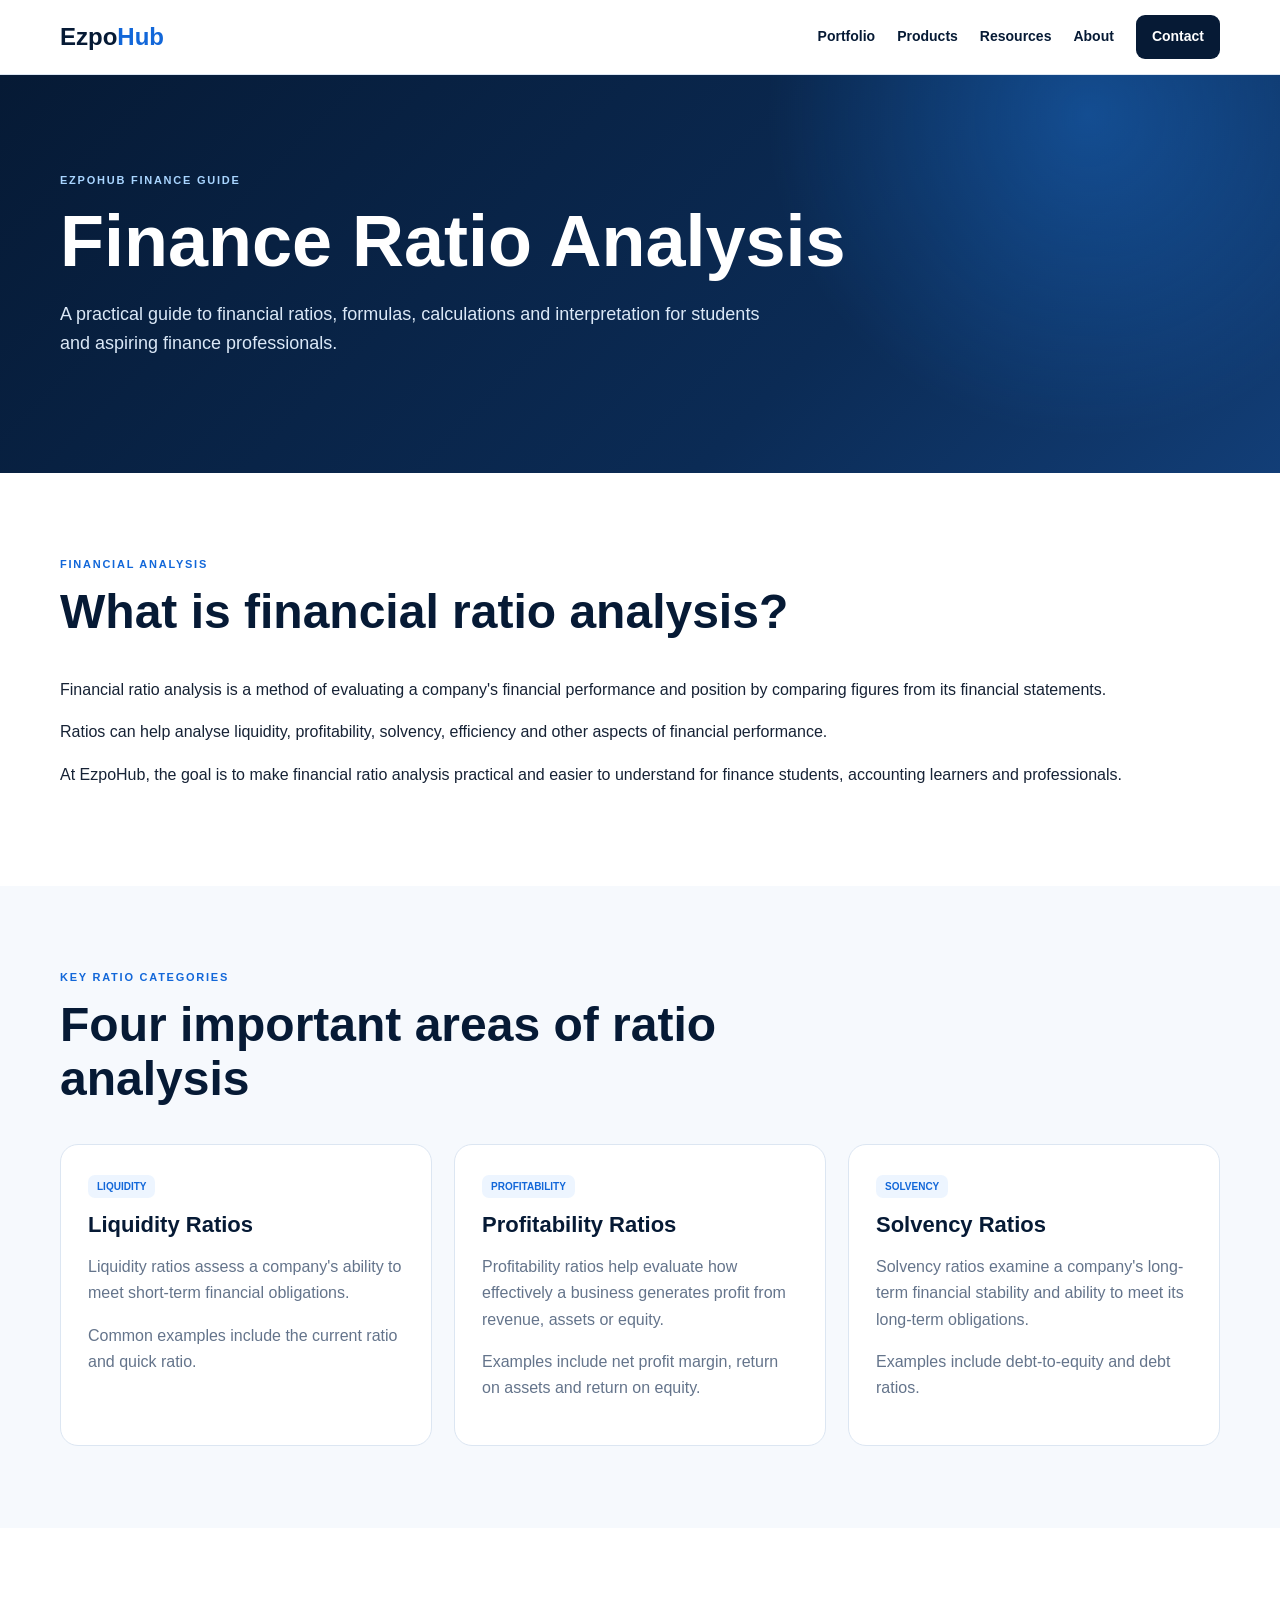
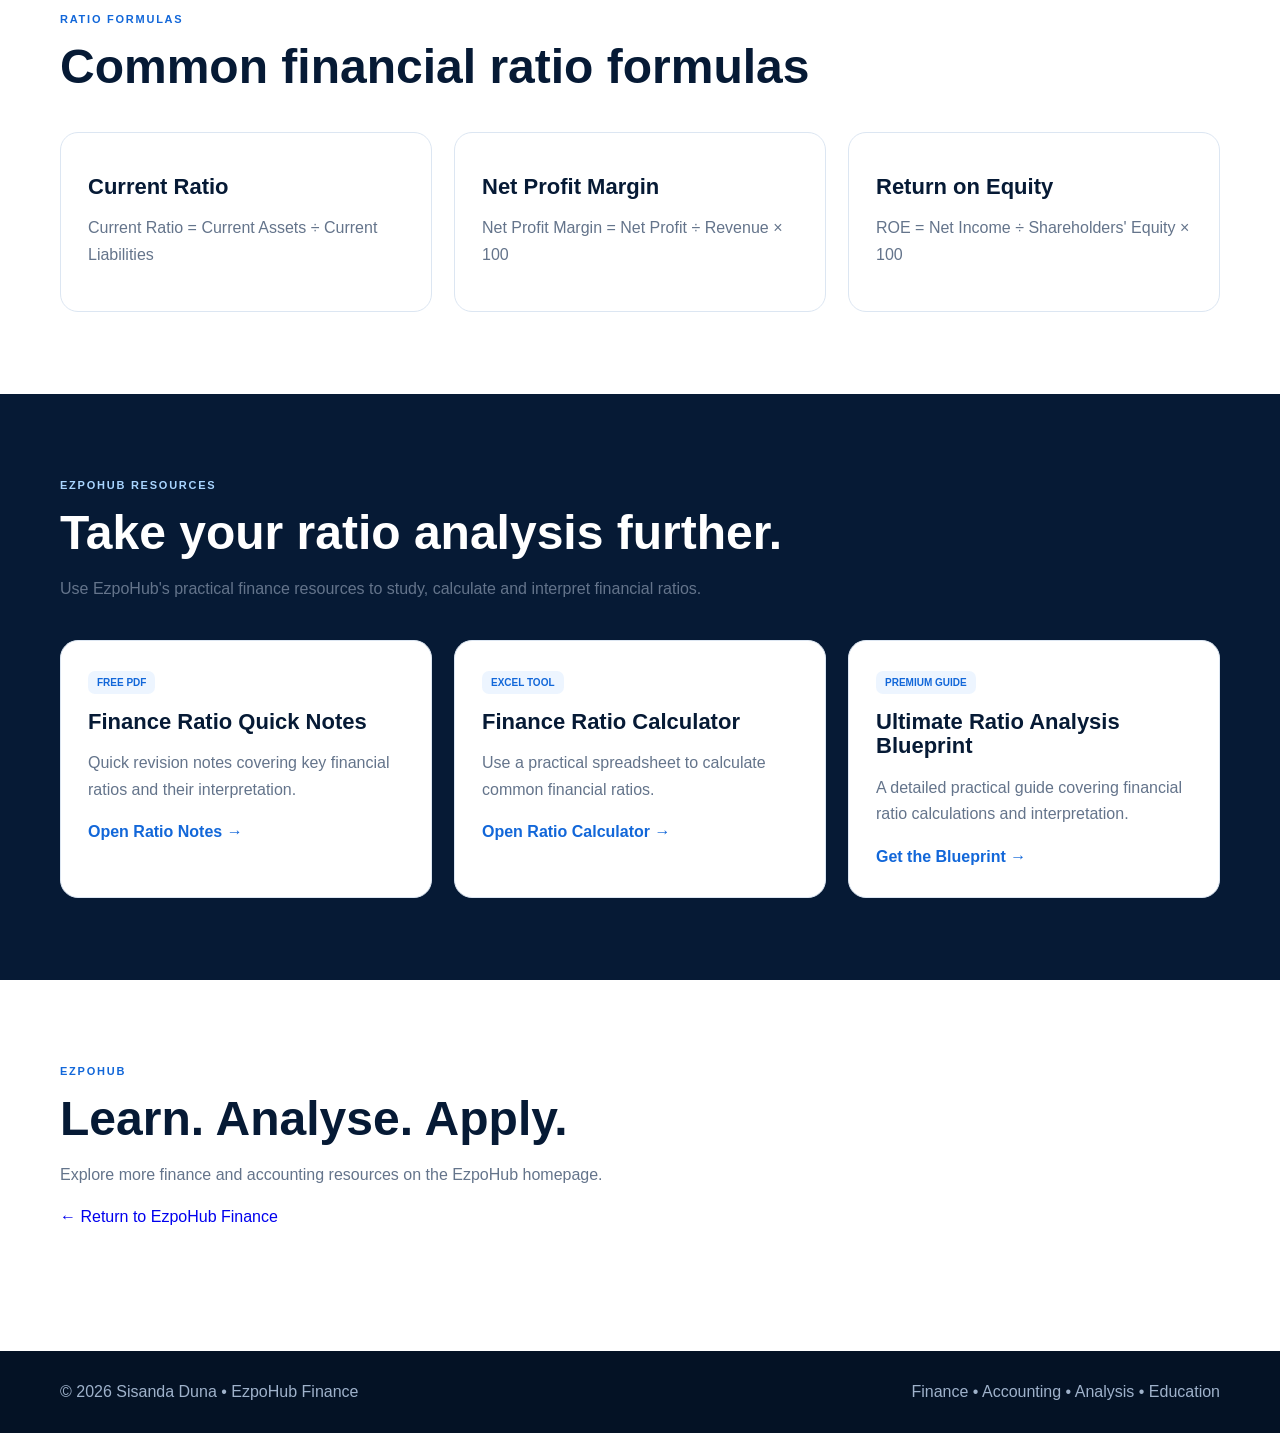
<file: Finance-ratio-analysis.html>
<!doctype html>
<html lang="en-ZA">
<head>
  <meta charset="utf-8">
  <meta name="viewport" content="width=device-width,initial-scale=1">

  <title>Finance Ratio Analysis | Formulas, Examples & Guide | EzpoHub</title>

  <meta
    name="description"
    content="Learn finance ratio analysis with practical formulas, explanations and examples covering liquidity, profitability, solvency and efficiency ratios. Explore EzpoHub finance resources and tools."
  >

  <meta name="author" content="Sisanda Duna">
  <meta name="robots" content="index, follow">
  <link rel="canonical" href="https://ezpohub.com/finance-ratio-analysis.html">

  <link rel="stylesheet" href="assets/style.css">

  <meta property="og:type" content="article">
  <meta property="og:title" content="Finance Ratio Analysis | EzpoHub">
  <meta
    property="og:description"
    content="A practical guide to financial ratio analysis, formulas, interpretation and finance study resources."
  >
  <meta
    property="og:url"
    content="https://ezpohub.com/finance-ratio-analysis.html"
  >
  <meta property="og:site_name" content="EzpoHub">

  <script type="application/ld+json">
  {
    "@context": "https://schema.org",
    "@type": "Article",
    "headline": "Finance Ratio Analysis: Formulas, Examples & Guide",
    "description": "A practical guide to financial ratio analysis covering liquidity, profitability, solvency and efficiency ratios.",
    "url": "https://ezpohub.com/finance-ratio-analysis.html",
    "author": {
      "@type": "Person",
      "name": "Sisanda Duna",
      "url": "https://ezpohub.com/"
    },
    "publisher": {
      "@type": "Organization",
      "name": "EzpoHub",
      "url": "https://ezpohub.com/"
    },
    "mainEntityOfPage": {
      "@type": "WebPage",
      "@id": "https://ezpohub.com/finance-ratio-analysis.html"
    }
  }
  </script>
</head>

<body>

<header>
  <div class="wrap nav">

    <a class="logo" href="index.html" aria-label="EzpoHub homepage">
      Ezpo<span>Hub</span>
    </a>

    <nav aria-label="Main navigation">
      <a href="index.html#portfolio">Portfolio</a>
      <a href="index.html#products">Products</a>
      <a href="index.html#resources">Resources</a>
      <a href="index.html#about">About</a>
      <a class="navbtn" href="index.html#contact">Contact</a>
    </nav>

  </div>
</header>

<main>

<section class="hero">

  <div class="wrap">

    <div class="eyebrow">
      EZPOHUB FINANCE GUIDE
    </div>

    <h1>
      Finance Ratio Analysis
    </h1>

    <p>
      A practical guide to financial ratios, formulas,
      calculations and interpretation for students and
      aspiring finance professionals.
    </p>

  </div>

</section>


<section>

  <div class="wrap">

    <div class="heading">

      <div class="eyebrow">
        FINANCIAL ANALYSIS
      </div>

      <h2>
        What is financial ratio analysis?
      </h2>

    </div>

    <p>
      Financial ratio analysis is a method of evaluating a company's
      financial performance and position by comparing figures from
      its financial statements.
    </p>

    <p>
      Ratios can help analyse liquidity, profitability, solvency,
      efficiency and other aspects of financial performance.
    </p>

    <p>
      At EzpoHub, the goal is to make financial ratio analysis
      practical and easier to understand for finance students,
      accounting learners and professionals.
    </p>

  </div>

</section>


<section class="light">

  <div class="wrap">

    <div class="heading">

      <div class="eyebrow">
        KEY RATIO CATEGORIES
      </div>

      <h2>
        Four important areas of ratio analysis
      </h2>

    </div>


    <div class="cards">

      <article>

        <span>LIQUIDITY</span>

        <h3>
          Liquidity Ratios
        </h3>

        <p>
          Liquidity ratios assess a company's ability to meet
          short-term financial obligations.
        </p>

        <p>
          Common examples include the current ratio and quick ratio.
        </p>

      </article>


      <article>

        <span>PROFITABILITY</span>

        <h3>
          Profitability Ratios
        </h3>

        <p>
          Profitability ratios help evaluate how effectively a
          business generates profit from revenue, assets or equity.
        </p>

        <p>
          Examples include net profit margin, return on assets
          and return on equity.
        </p>

      </article>


      <article>

        <span>SOLVENCY</span>

        <h3>
          Solvency Ratios
        </h3>

        <p>
          Solvency ratios examine a company's long-term financial
          stability and ability to meet its long-term obligations.
        </p>

        <p>
          Examples include debt-to-equity and debt ratios.
        </p>

      </article>

    </div>

  </div>

</section>


<section>

  <div class="wrap">

    <div class="heading">

      <div class="eyebrow">
        RATIO FORMULAS
      </div>

      <h2>
        Common financial ratio formulas
      </h2>

    </div>


    <div class="cards">

      <article>

        <h3>
          Current Ratio
        </h3>

        <p>
          Current Ratio = Current Assets ÷ Current Liabilities
        </p>

      </article>


      <article>

        <h3>
          Net Profit Margin
        </h3>

        <p>
          Net Profit Margin = Net Profit ÷ Revenue × 100
        </p>

      </article>


      <article>

        <h3>
          Return on Equity
        </h3>

        <p>
          ROE = Net Income ÷ Shareholders' Equity × 100
        </p>

      </article>

    </div>

  </div>

</section>


<section class="blueSection">

  <div class="wrap">

    <div class="heading">

      <div class="eyebrow lightText">
        EZPOHUB RESOURCES
      </div>

      <h2>
        Take your ratio analysis further.
      </h2>

      <p class="lightText">
        Use EzpoHub's practical finance resources to study,
        calculate and interpret financial ratios.
      </p>

    </div>


    <div class="productGrid">

      <article class="product">

        <span>
          FREE PDF
        </span>

        <h3>
          Finance Ratio Quick Notes
        </h3>

        <p>
          Quick revision notes covering key financial ratios
          and their interpretation.
        </p>

        <a
          href="Products/EzpoHub_Finance_Ratio_Quick_Notes.pdf"
          target="_blank"
          rel="noopener">

          Open Ratio Notes →

        </a>

      </article>


      <article class="product">

        <span>
          EXCEL TOOL
        </span>

        <h3>
          Finance Ratio Calculator
        </h3>

        <p>
          Use a practical spreadsheet to calculate common
          financial ratios.
        </p>

        <a
          href="Products/EzpoHub_Finance_Ratio_Calculator.xlsx"
          target="_blank"
          rel="noopener">

          Open Ratio Calculator →

        </a>

      </article>


      <article class="product">

        <span>
          PREMIUM GUIDE
        </span>

        <h3>
          Ultimate Ratio Analysis Blueprint
        </h3>

        <p>
          A detailed practical guide covering financial ratio
          calculations and interpretation.
        </p>

        <a
          href="https://payhip.com/b/topLB"
          target="_blank"
          rel="noopener noreferrer">

          Get the Blueprint →

        </a>

      </article>

    </div>

  </div>

</section>


<section>

  <div class="wrap">

    <div class="heading">

      <div class="eyebrow">
        EZPOHUB
      </div>

      <h2>
        Learn. Analyse. Apply.
      </h2>

      <p>
        Explore more finance and accounting resources on
        the EzpoHub homepage.
      </p>

      <p>
        <a href="index.html">
          ← Return to EzpoHub Finance
        </a>
      </p>

    </div>

  </div>

</section>

</main>


<footer>

  <div class="wrap footerRow">

    <span>
      © 2026 Sisanda Duna • EzpoHub Finance
    </span>

    <span>
      Finance • Accounting • Analysis • Education
    </span>

  </div>

</footer>

</body>
</html>
</file>
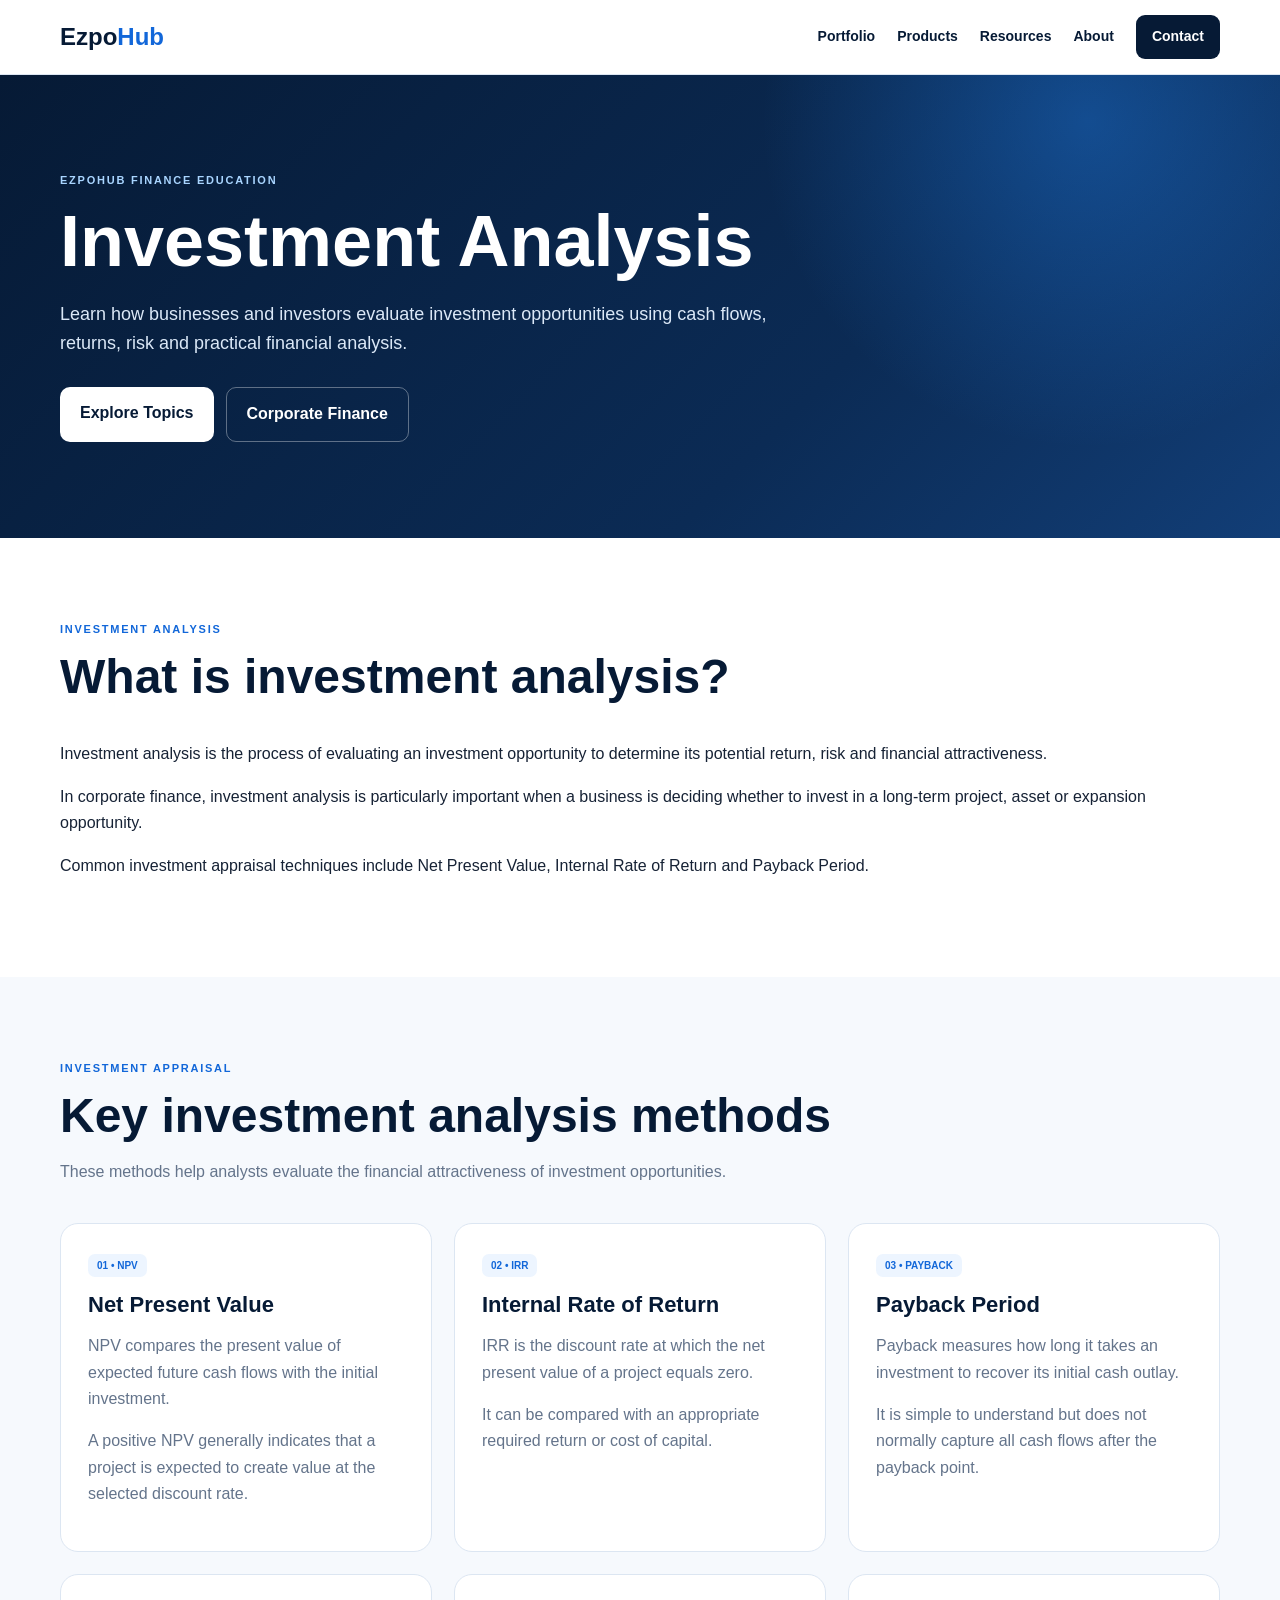
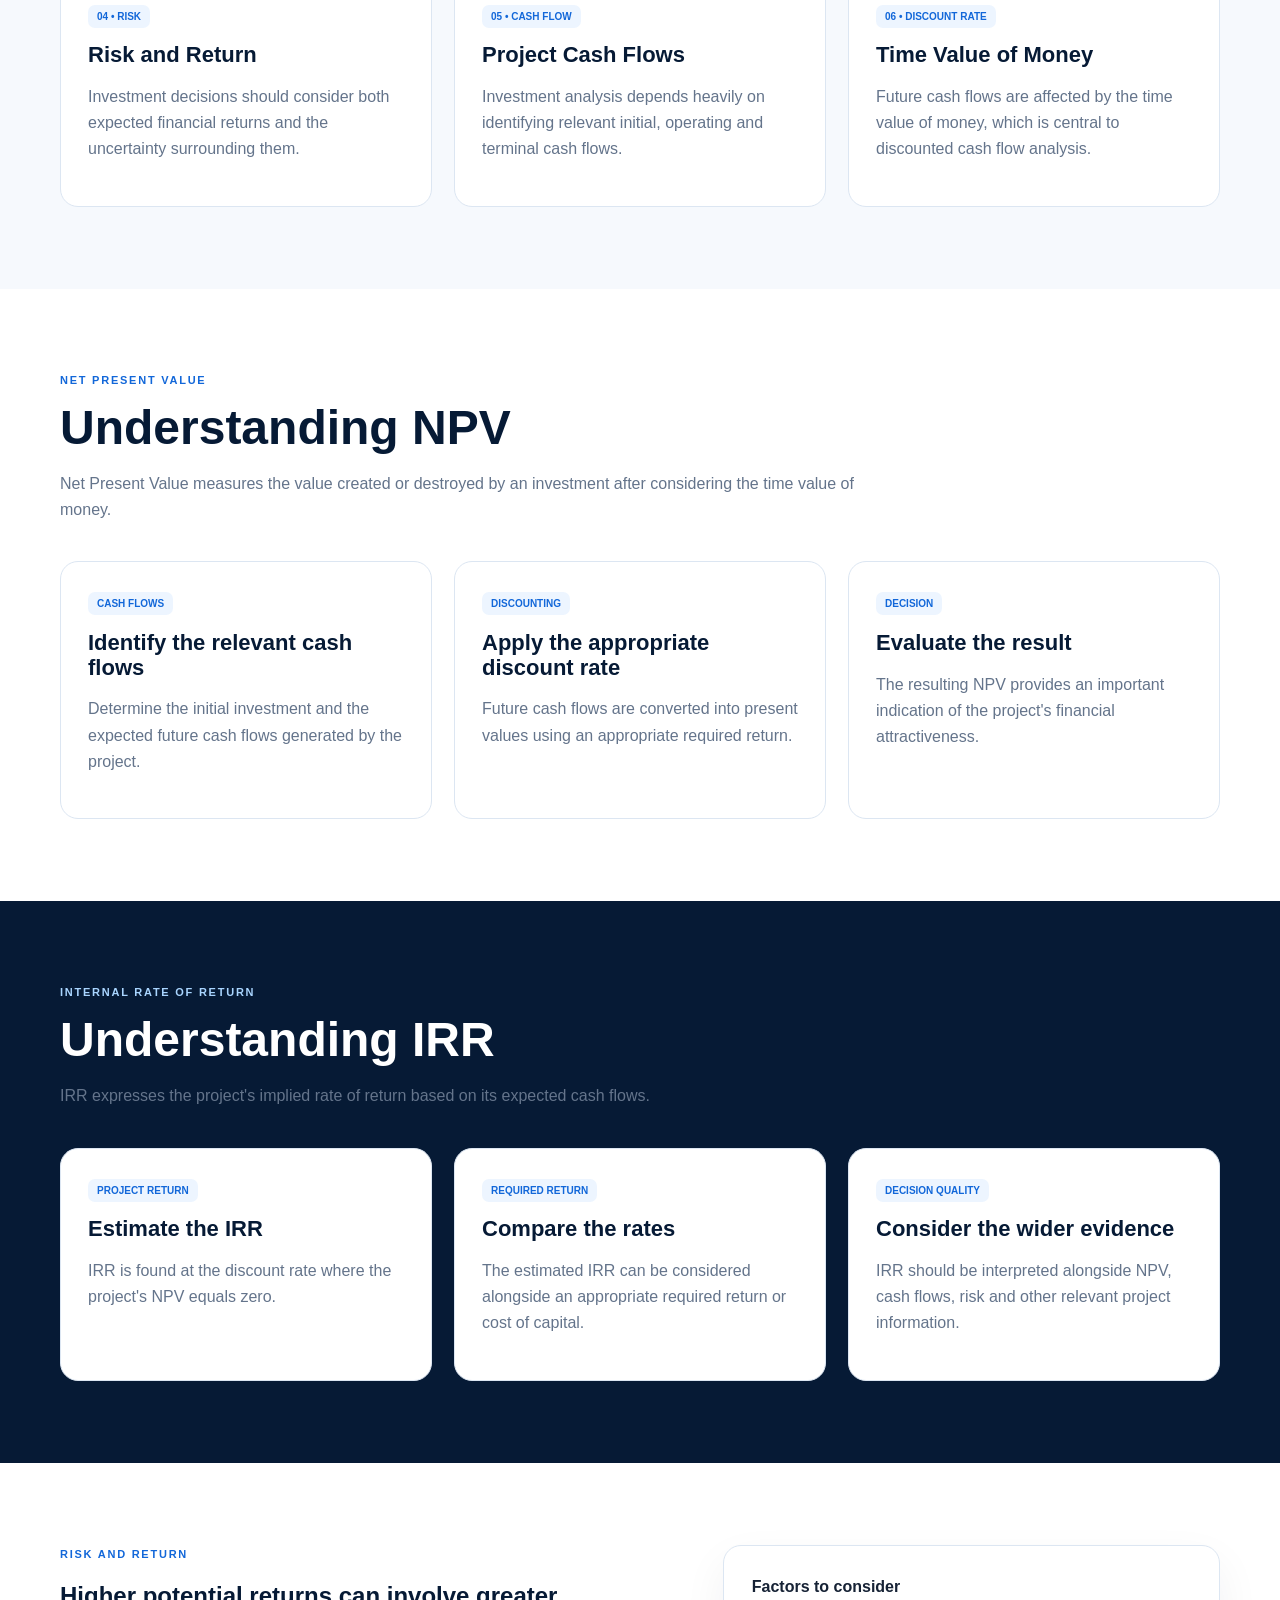
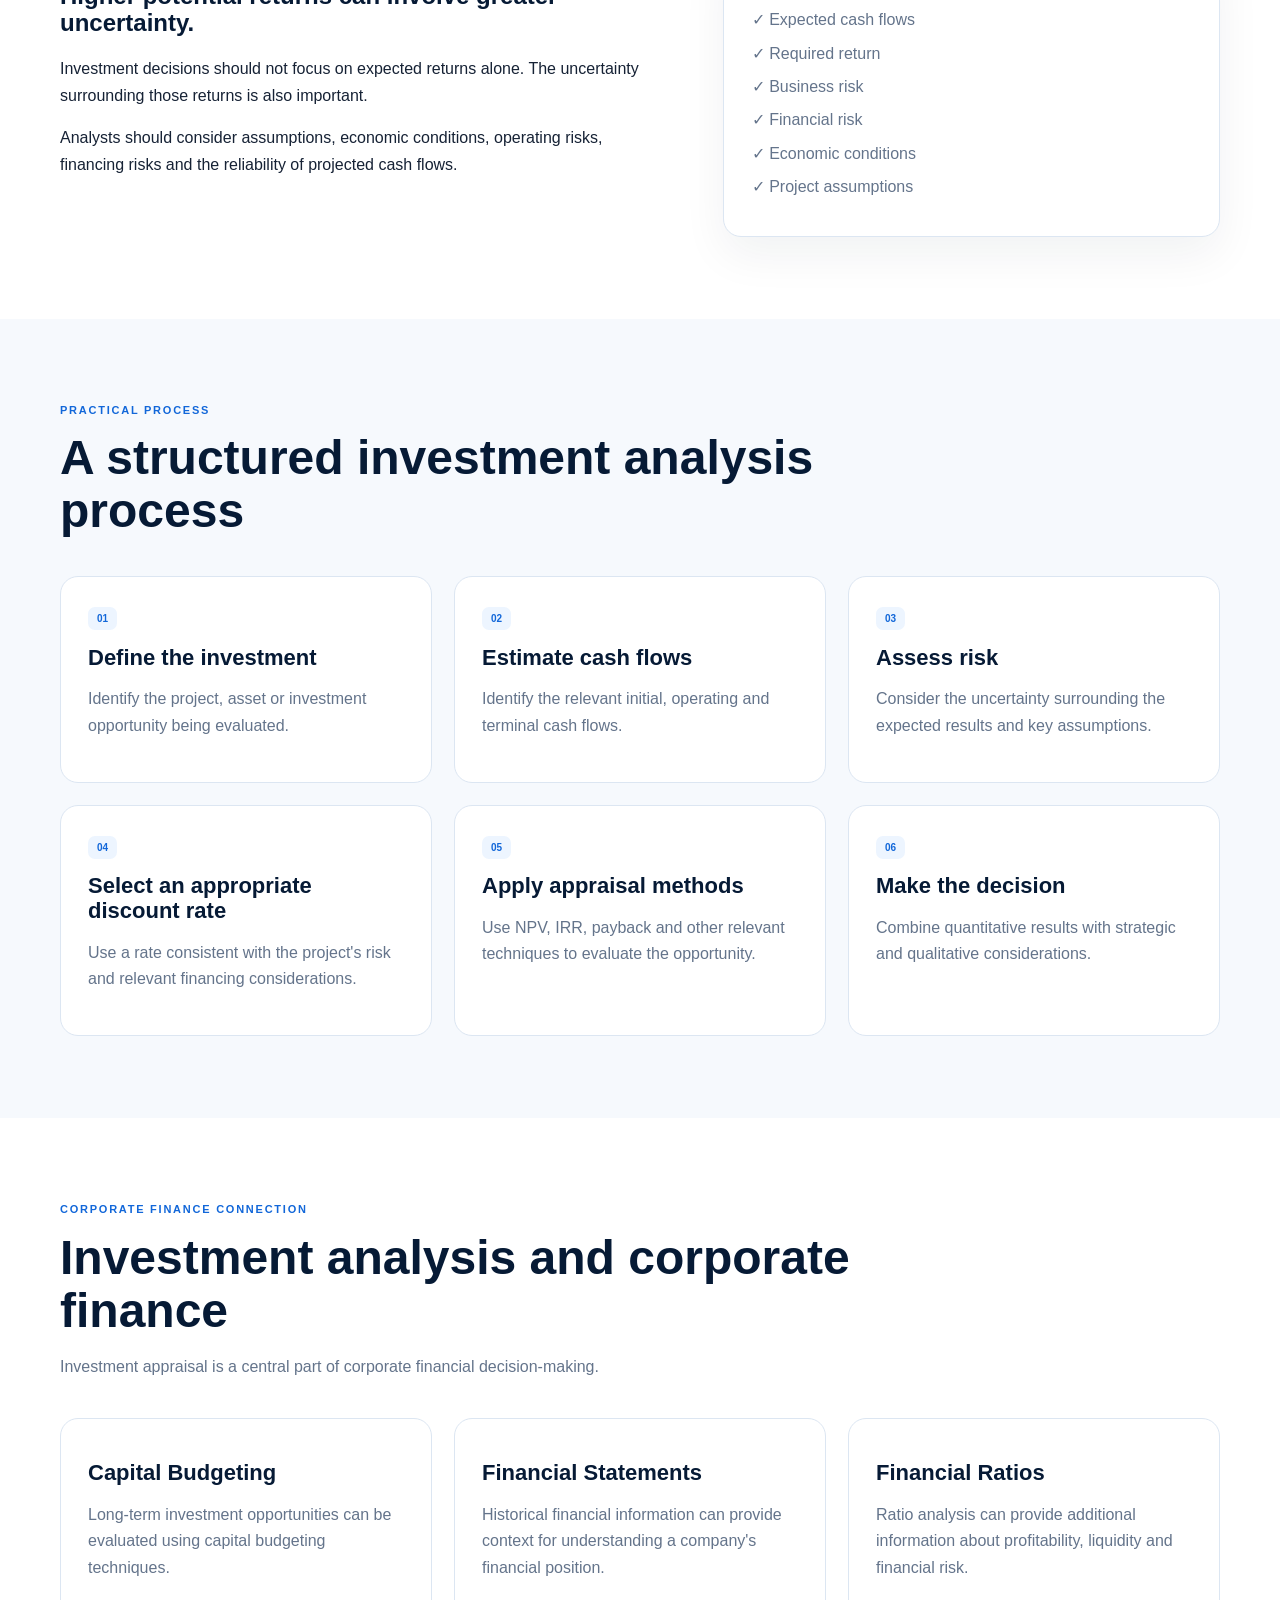
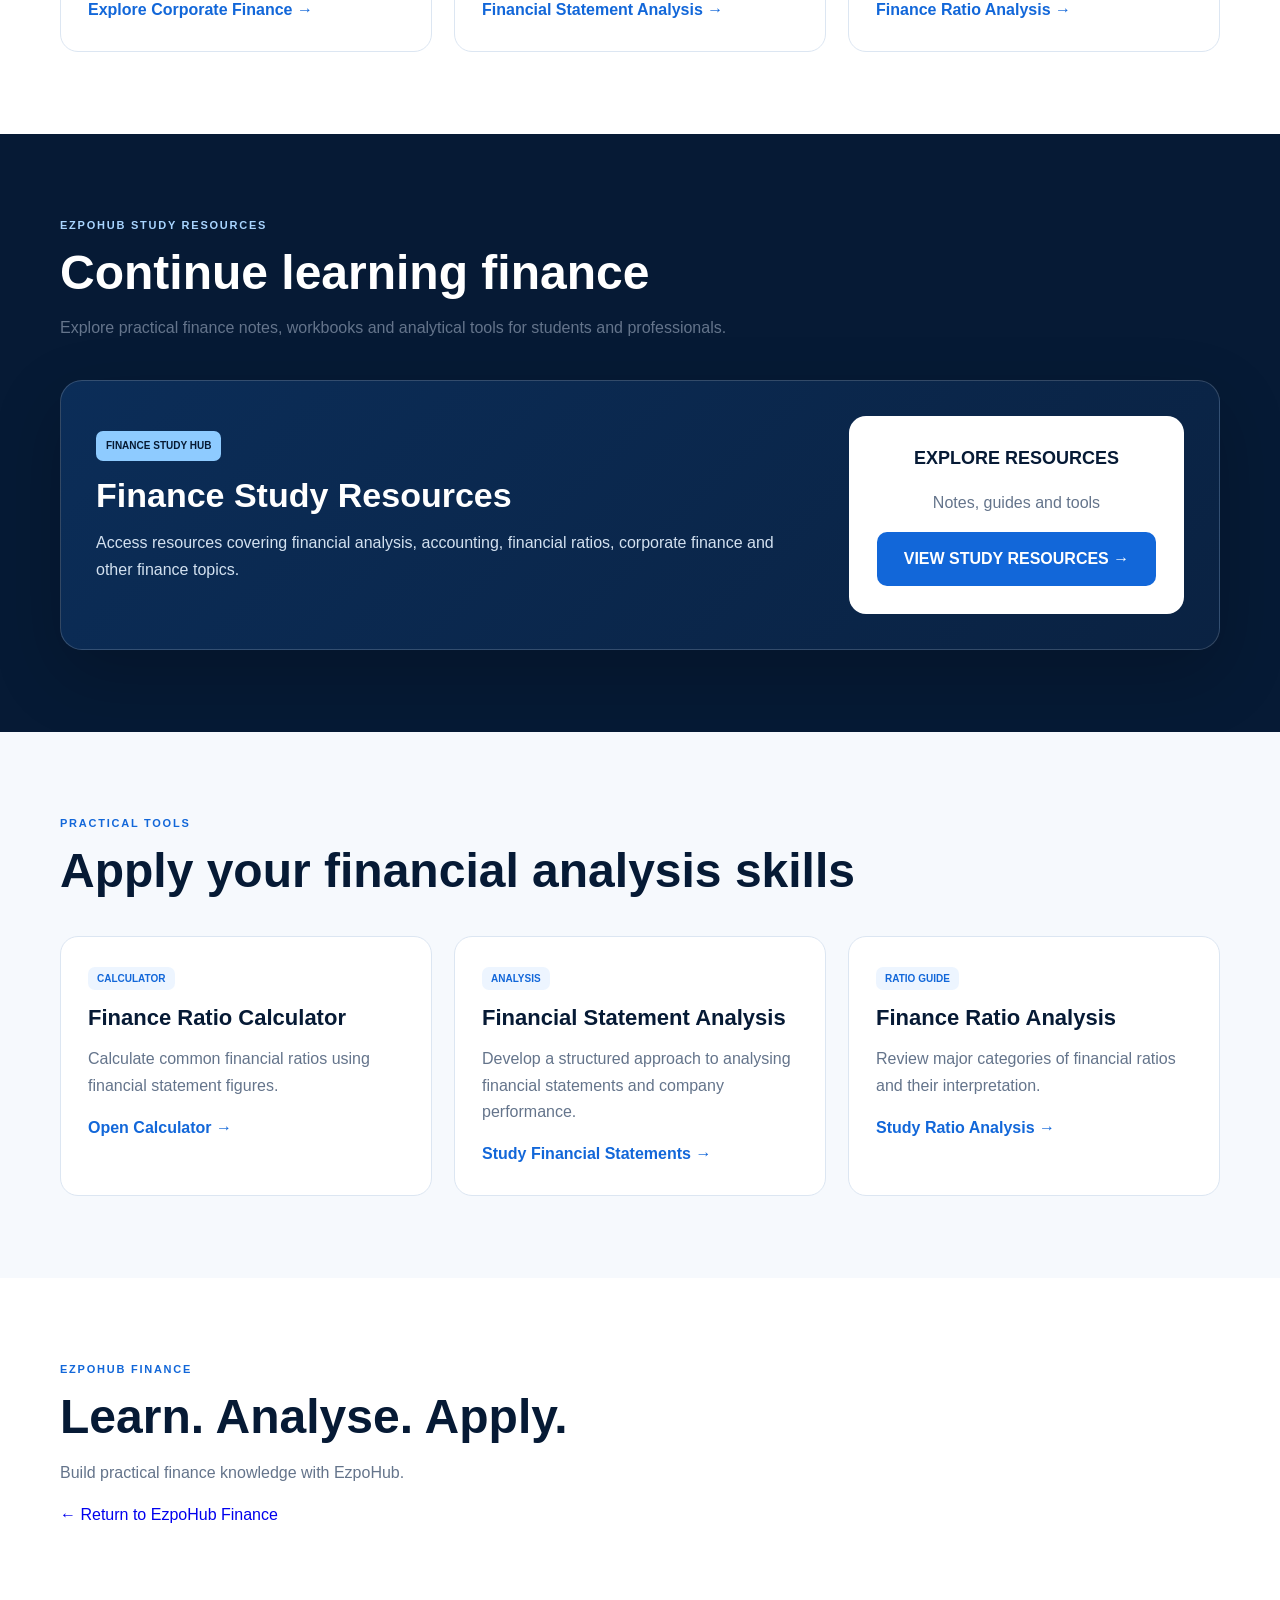
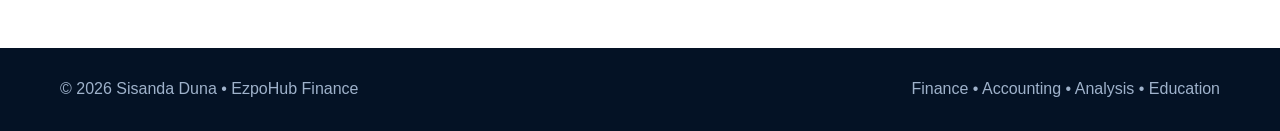
<file: investment-analysis.html>
<!doctype html>
<html lang="en-ZA">
<head>
  <meta charset="utf-8">
  <meta name="viewport" content="width=device-width,initial-scale=1">

  <title>Investment Analysis | NPV, IRR & Investment Appraisal | EzpoHub</title>

  <meta
    name="description"
    content="Learn investment analysis with practical resources covering NPV, IRR, payback period, risk and return, investment appraisal and capital budgeting."
  >

  <meta
    name="keywords"
    content="investment analysis, investment appraisal, NPV, IRR, payback period, capital budgeting, investment decisions, risk and return, finance study resources"
  >

  <meta name="author" content="Sisanda Duna">
  <meta name="robots" content="index, follow">

  <link
    rel="canonical"
    href="https://ezpohub.com/investment-analysis.html"
  >

  <link rel="stylesheet" href="assets/style.css">

  <meta property="og:type" content="article">
  <meta property="og:title" content="Investment Analysis | EzpoHub">
  <meta
    property="og:description"
    content="Practical investment analysis resources covering NPV, IRR, payback period, risk and return and capital budgeting."
  >
  <meta
    property="og:url"
    content="https://ezpohub.com/investment-analysis.html"
  >
  <meta property="og:site_name" content="EzpoHub">

  <script type="application/ld+json">
  {
    "@context": "https://schema.org",
    "@type": "Article",
    "headline": "Investment Analysis: NPV, IRR and Investment Appraisal",
    "description": "A practical introduction to investment analysis, capital budgeting, NPV, IRR, payback period and risk and return.",
    "url": "https://ezpohub.com/investment-analysis.html",
    "author": {
      "@type": "Person",
      "name": "Sisanda Duna",
      "url": "https://ezpohub.com/"
    },
    "publisher": {
      "@type": "Organization",
      "name": "EzpoHub",
      "url": "https://ezpohub.com/"
    },
    "mainEntityOfPage": {
      "@type": "WebPage",
      "@id": "https://ezpohub.com/investment-analysis.html"
    }
  }
  </script>

</head>

<body>

<header>
  <div class="wrap nav">

    <a
      class="logo"
      href="index.html"
      aria-label="EzpoHub homepage">
      Ezpo<span>Hub</span>
    </a>

    <nav aria-label="Main navigation">
      <a href="index.html#portfolio">Portfolio</a>
      <a href="index.html#products">Products</a>
      <a href="index.html#resources">Resources</a>
      <a href="index.html#about">About</a>
      <a class="navbtn" href="index.html#contact">Contact</a>
    </nav>

  </div>
</header>


<main>

<!-- HERO -->

<section class="hero">

  <div class="wrap">

    <div class="eyebrow">
      EZPOHUB FINANCE EDUCATION
    </div>

    <h1>
      Investment Analysis
    </h1>

    <p>
      Learn how businesses and investors evaluate investment
      opportunities using cash flows, returns, risk and
      practical financial analysis.
    </p>

    <div class="actions">

      <a class="btn white" href="#topics">
        Explore Topics
      </a>

      <a class="btn glass" href="corporate-finance.html">
        Corporate Finance
      </a>

    </div>

  </div>

</section>


<!-- INTRODUCTION -->

<section>

  <div class="wrap">

    <div class="heading">

      <div class="eyebrow">
        INVESTMENT ANALYSIS
      </div>

      <h2>
        What is investment analysis?
      </h2>

    </div>

    <p>
      Investment analysis is the process of evaluating an
      investment opportunity to determine its potential
      return, risk and financial attractiveness.
    </p>

    <p>
      In corporate finance, investment analysis is particularly
      important when a business is deciding whether to invest
      in a long-term project, asset or expansion opportunity.
    </p>

    <p>
      Common investment appraisal techniques include Net Present
      Value, Internal Rate of Return and Payback Period.
    </p>

  </div>

</section>


<!-- CORE TOPICS -->

<section id="topics" class="light">

  <div class="wrap">

    <div class="heading">

      <div class="eyebrow">
        INVESTMENT APPRAISAL
      </div>

      <h2>
        Key investment analysis methods
      </h2>

      <p>
        These methods help analysts evaluate the financial
        attractiveness of investment opportunities.
      </p>

    </div>


    <div class="cards">

      <article>

        <span>01 • NPV</span>

        <h3>
          Net Present Value
        </h3>

        <p>
          NPV compares the present value of expected future
          cash flows with the initial investment.
        </p>

        <p>
          A positive NPV generally indicates that a project
          is expected to create value at the selected discount rate.
        </p>

      </article>


      <article>

        <span>02 • IRR</span>

        <h3>
          Internal Rate of Return
        </h3>

        <p>
          IRR is the discount rate at which the net present
          value of a project equals zero.
        </p>

        <p>
          It can be compared with an appropriate required
          return or cost of capital.
        </p>

      </article>


      <article>

        <span>03 • PAYBACK</span>

        <h3>
          Payback Period
        </h3>

        <p>
          Payback measures how long it takes an investment
          to recover its initial cash outlay.
        </p>

        <p>
          It is simple to understand but does not normally
          capture all cash flows after the payback point.
        </p>

      </article>


      <article>

        <span>04 • RISK</span>

        <h3>
          Risk and Return
        </h3>

        <p>
          Investment decisions should consider both expected
          financial returns and the uncertainty surrounding them.
        </p>

      </article>


      <article>

        <span>05 • CASH FLOW</span>

        <h3>
          Project Cash Flows
        </h3>

        <p>
          Investment analysis depends heavily on identifying
          relevant initial, operating and terminal cash flows.
        </p>

      </article>


      <article>

        <span>06 • DISCOUNT RATE</span>

        <h3>
          Time Value of Money
        </h3>

        <p>
          Future cash flows are affected by the time value of
          money, which is central to discounted cash flow analysis.
        </p>

      </article>

    </div>

  </div>

</section>


<!-- NPV -->

<section>

  <div class="wrap">

    <div class="heading">

      <div class="eyebrow">
        NET PRESENT VALUE
      </div>

      <h2>
        Understanding NPV
      </h2>

      <p>
        Net Present Value measures the value created or destroyed
        by an investment after considering the time value of money.
      </p>

    </div>

    <div class="cards">

      <article>

        <span>
          CASH FLOWS
        </span>

        <h3>
          Identify the relevant cash flows
        </h3>

        <p>
          Determine the initial investment and the expected
          future cash flows generated by the project.
        </p>

      </article>


      <article>

        <span>
          DISCOUNTING
        </span>

        <h3>
          Apply the appropriate discount rate
        </h3>

        <p>
          Future cash flows are converted into present values
          using an appropriate required return.
        </p>

      </article>


      <article>

        <span>
          DECISION
        </span>

        <h3>
          Evaluate the result
        </h3>

        <p>
          The resulting NPV provides an important indication
          of the project's financial attractiveness.
        </p>

      </article>

    </div>

  </div>

</section>


<!-- IRR -->

<section class="blueSection">

  <div class="wrap">

    <div class="heading">

      <div class="eyebrow lightText">
        INTERNAL RATE OF RETURN
      </div>

      <h2>
        Understanding IRR
      </h2>

      <p class="lightText">
        IRR expresses the project's implied rate of return
        based on its expected cash flows.
      </p>

    </div>


    <div class="cards">

      <article>

        <span>
          PROJECT RETURN
        </span>

        <h3>
          Estimate the IRR
        </h3>

        <p>
          IRR is found at the discount rate where the project's
          NPV equals zero.
        </p>

      </article>


      <article>

        <span>
          REQUIRED RETURN
        </span>

        <h3>
          Compare the rates
        </h3>

        <p>
          The estimated IRR can be considered alongside an
          appropriate required return or cost of capital.
        </p>

      </article>


      <article>

        <span>
          DECISION QUALITY
        </span>

        <h3>
          Consider the wider evidence
        </h3>

        <p>
          IRR should be interpreted alongside NPV, cash flows,
          risk and other relevant project information.
        </p>

      </article>

    </div>

  </div>

</section>


<!-- RISK AND RETURN -->

<section>

  <div class="wrap">

    <div class="two">

      <div>

        <div class="eyebrow">
          RISK AND RETURN
        </div>

        <h2>
          Higher potential returns can involve greater uncertainty.
        </h2>

        <p>
          Investment decisions should not focus on expected
          returns alone. The uncertainty surrounding those
          returns is also important.
        </p>

        <p>
          Analysts should consider assumptions, economic
          conditions, operating risks, financing risks and
          the reliability of projected cash flows.
        </p>

      </div>


      <div class="info">

        <b>
          Factors to consider
        </b>

        <p>✓ Expected cash flows</p>
        <p>✓ Required return</p>
        <p>✓ Business risk</p>
        <p>✓ Financial risk</p>
        <p>✓ Economic conditions</p>
        <p>✓ Project assumptions</p>

      </div>

    </div>

  </div>

</section>


<!-- INVESTMENT ANALYSIS PROCESS -->

<section class="light">

  <div class="wrap">

    <div class="heading">

      <div class="eyebrow">
        PRACTICAL PROCESS
      </div>

      <h2>
        A structured investment analysis process
      </h2>

    </div>


    <div class="cards">

      <article>

        <span>01</span>

        <h3>
          Define the investment
        </h3>

        <p>
          Identify the project, asset or investment opportunity
          being evaluated.
        </p>

      </article>


      <article>

        <span>02</span>

        <h3>
          Estimate cash flows
        </h3>

        <p>
          Identify the relevant initial, operating and terminal
          cash flows.
        </p>

      </article>


      <article>

        <span>03</span>

        <h3>
          Assess risk
        </h3>

        <p>
          Consider the uncertainty surrounding the expected
          results and key assumptions.
        </p>

      </article>


      <article>

        <span>04</span>

        <h3>
          Select an appropriate discount rate
        </h3>

        <p>
          Use a rate consistent with the project's risk and
          relevant financing considerations.
        </p>

      </article>


      <article>

        <span>05</span>

        <h3>
          Apply appraisal methods
        </h3>

        <p>
          Use NPV, IRR, payback and other relevant techniques
          to evaluate the opportunity.
        </p>

      </article>


      <article>

        <span>06</span>

        <h3>
          Make the decision
        </h3>

        <p>
          Combine quantitative results with strategic and
          qualitative considerations.
        </p>

      </article>

    </div>

  </div>

</section>


<!-- CORPORATE FINANCE CONNECTION -->

<section>

  <div class="wrap">

    <div class="heading">

      <div class="eyebrow">
        CORPORATE FINANCE CONNECTION
      </div>

      <h2>
        Investment analysis and corporate finance
      </h2>

      <p>
        Investment appraisal is a central part of corporate
        financial decision-making.
      </p>

    </div>


    <div class="cards">

      <article>

        <h3>
          Capital Budgeting
        </h3>

        <p>
          Long-term investment opportunities can be evaluated
          using capital budgeting techniques.
        </p>

        <a href="corporate-finance.html">
          Explore Corporate Finance →
        </a>

      </article>


      <article>

        <h3>
          Financial Statements
        </h3>

        <p>
          Historical financial information can provide context
          for understanding a company's financial position.
        </p>

        <a href="financial-statement-analysis.html">
          Financial Statement Analysis →
        </a>

      </article>


      <article>

        <h3>
          Financial Ratios
        </h3>

        <p>
          Ratio analysis can provide additional information
          about profitability, liquidity and financial risk.
        </p>

        <a href="finance-ratio-analysis.html">
          Finance Ratio Analysis →
        </a>

      </article>

    </div>

  </div>

</section>


<!-- STUDY RESOURCES -->

<section class="blueSection">

  <div class="wrap">

    <div class="heading">

      <div class="eyebrow lightText">
        EZPOHUB STUDY RESOURCES
      </div>

      <h2>
        Continue learning finance
      </h2>

      <p class="lightText">
        Explore practical finance notes, workbooks and
        analytical tools for students and professionals.
      </p>

    </div>


    <div class="featured">

      <div>

        <span class="pill">
          FINANCE STUDY HUB
        </span>

        <h3>
          Finance Study Resources
        </h3>

        <p>
          Access resources covering financial analysis,
          accounting, financial ratios, corporate finance
          and other finance topics.
        </p>

      </div>


      <div class="buy">

        <strong>
          EXPLORE RESOURCES
        </strong>

        <p>
          Notes, guides and tools
        </p>

        <a
          class="buybtn"
          href="finance-study-resources.html">

          VIEW STUDY RESOURCES →

        </a>

      </div>

    </div>

  </div>

</section>


<!-- RELATED TOOLS -->

<section class="light">

  <div class="wrap">

    <div class="heading">

      <div class="eyebrow">
        PRACTICAL TOOLS
      </div>

      <h2>
        Apply your financial analysis skills
      </h2>

    </div>


    <div class="cards">

      <article>

        <span>
          CALCULATOR
        </span>

        <h3>
          Finance Ratio Calculator
        </h3>

        <p>
          Calculate common financial ratios using financial
          statement figures.
        </p>

        <a href="finance-ratio-calculator.html">
          Open Calculator →
        </a>

      </article>


      <article>

        <span>
          ANALYSIS
        </span>

        <h3>
          Financial Statement Analysis
        </h3>

        <p>
          Develop a structured approach to analysing financial
          statements and company performance.
        </p>

        <a href="financial-statement-analysis.html">
          Study Financial Statements →
        </a>

      </article>


      <article>

        <span>
          RATIO GUIDE
        </span>

        <h3>
          Finance Ratio Analysis
        </h3>

        <p>
          Review major categories of financial ratios and
          their interpretation.
        </p>

        <a href="finance-ratio-analysis.html">
          Study Ratio Analysis →
        </a>

      </article>

    </div>

  </div>

</section>


<!-- FINAL CTA -->

<section>

  <div class="wrap">

    <div class="heading">

      <div class="eyebrow">
        EZPOHUB FINANCE
      </div>

      <h2>
        Learn. Analyse. Apply.
      </h2>

      <p>
        Build practical finance knowledge with EzpoHub.
      </p>

      <p>
        <a href="index.html">
          ← Return to EzpoHub Finance
        </a>
      </p>

    </div>

  </div>

</section>

</main>


<footer>

  <div class="wrap footerRow">

    <span>
      © 2026 Sisanda Duna • EzpoHub Finance
    </span>

    <span>
      Finance • Accounting • Analysis • Education
    </span>

  </div>

</footer>

</body>
</html>
</file>
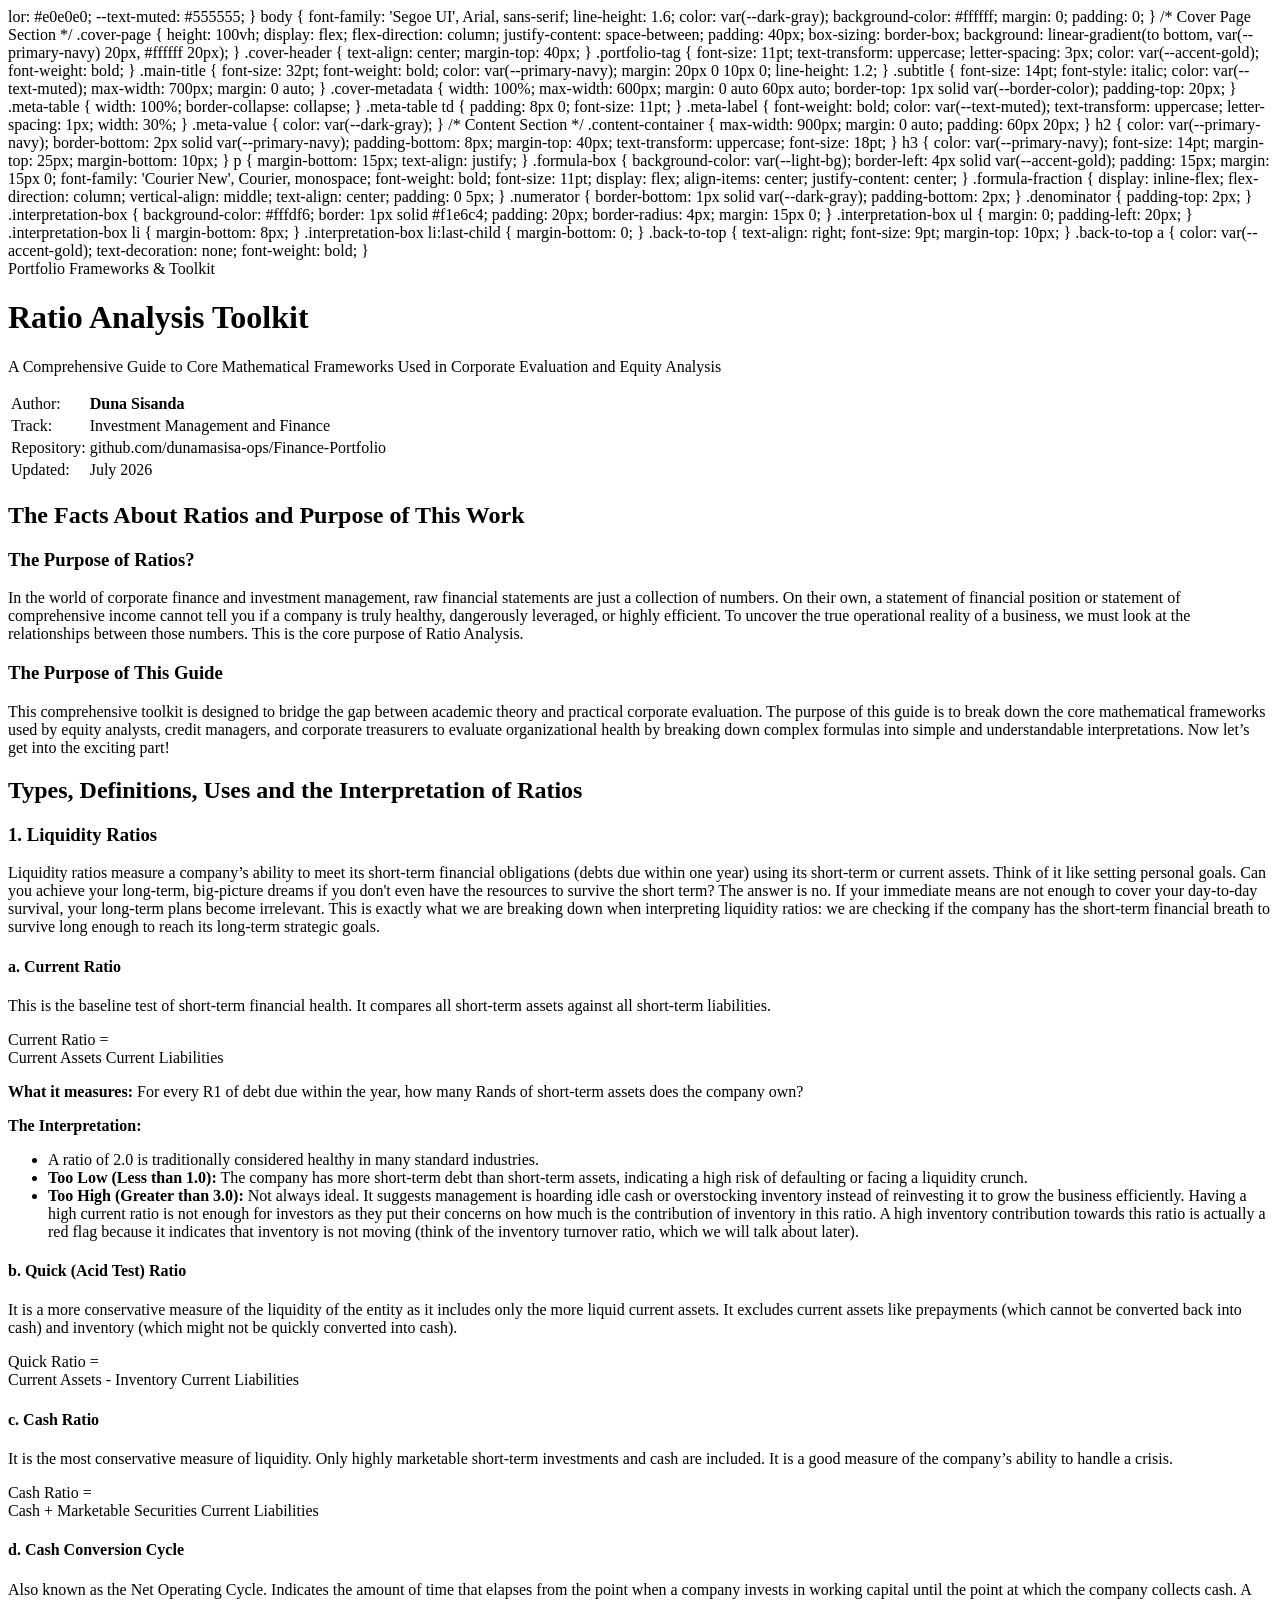
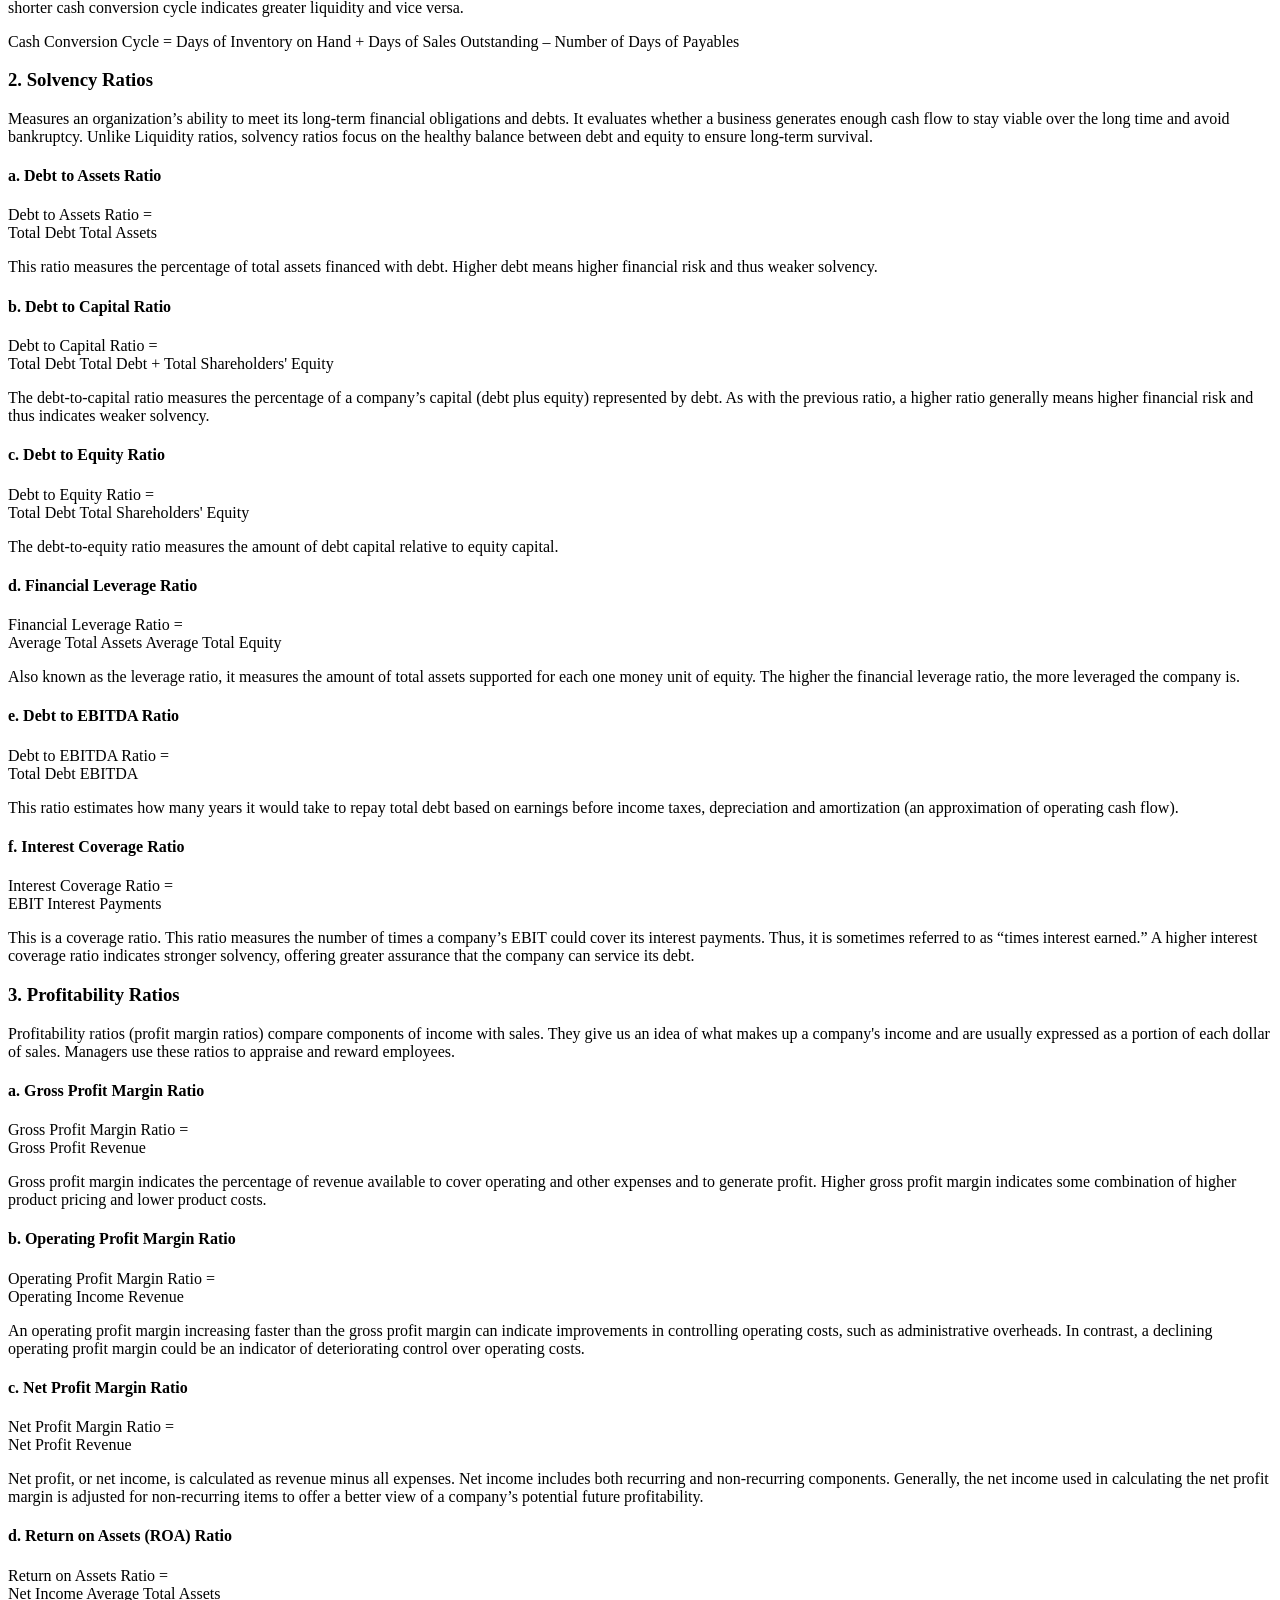
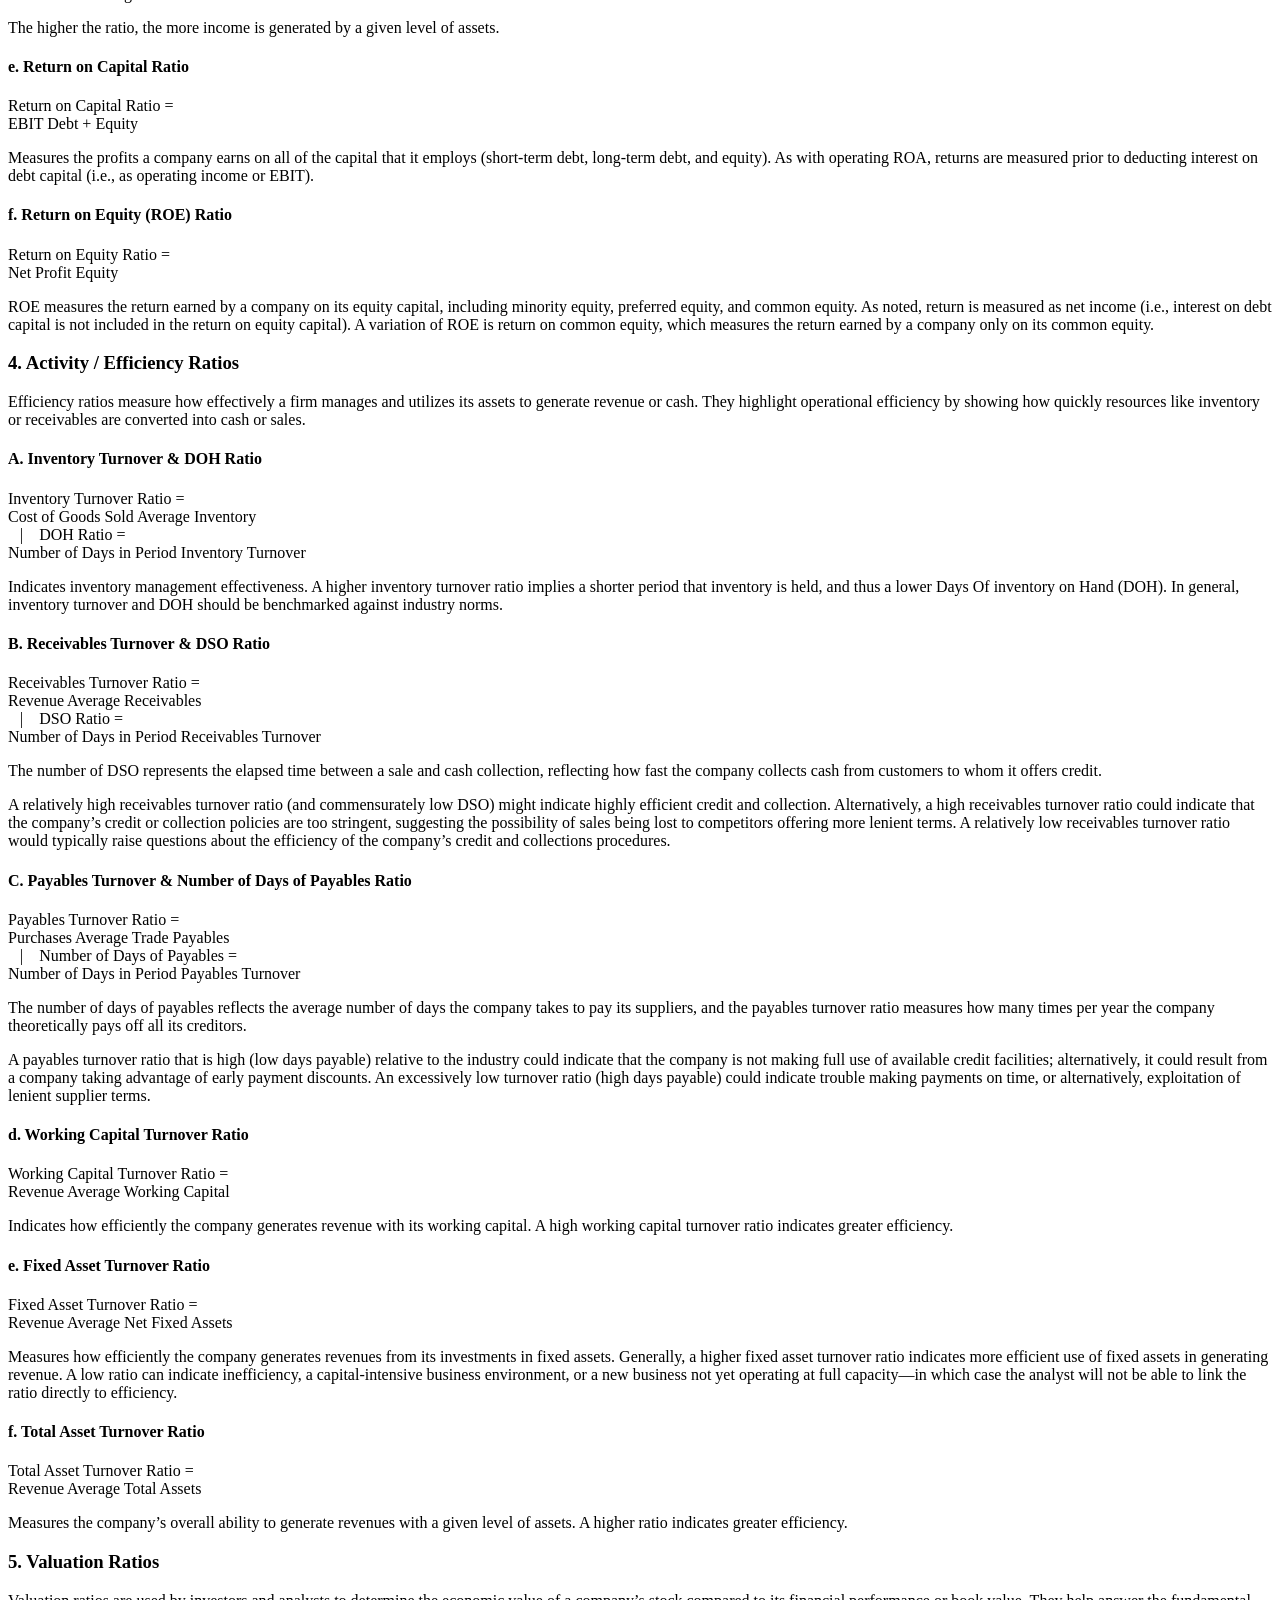
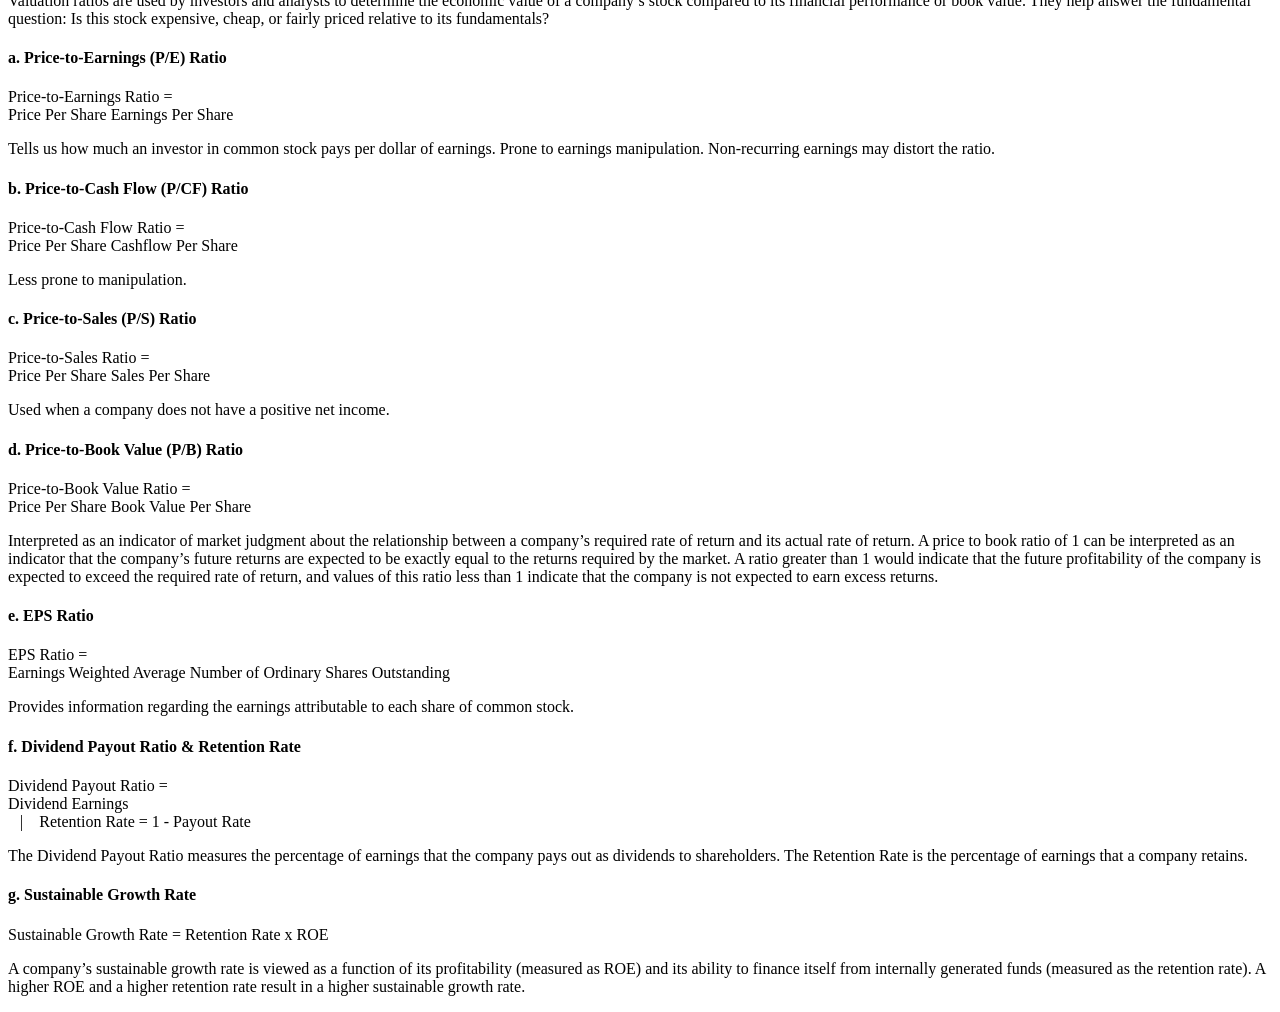
<file: ratios.html>
lor: #e0e0e0;
            --text-muted: #555555;
        }

        body {
            font-family: 'Segoe UI', Arial, sans-serif;
            line-height: 1.6;
            color: var(--dark-gray);
            background-color: #ffffff;
            margin: 0;
            padding: 0;
        }

        /* Cover Page Section */
        .cover-page {
            height: 100vh;
            display: flex;
            flex-direction: column;
            justify-content: space-between;
            padding: 40px;
            box-sizing: border-box;
            background: linear-gradient(to bottom, var(--primary-navy) 20px, #ffffff 20px);
        }

        .cover-header {
            text-align: center;
            margin-top: 40px;
        }

        .portfolio-tag {
            font-size: 11pt;
            text-transform: uppercase;
            letter-spacing: 3px;
            color: var(--accent-gold);
            font-weight: bold;
        }

        .main-title {
            font-size: 32pt;
            font-weight: bold;
            color: var(--primary-navy);
            margin: 20px 0 10px 0;
            line-height: 1.2;
        }

        .subtitle {
            font-size: 14pt;
            font-style: italic;
            color: var(--text-muted);
            max-width: 700px;
            margin: 0 auto;
        }

        .cover-metadata {
            width: 100%;
            max-width: 600px;
            margin: 0 auto 60px auto;
            border-top: 1px solid var(--border-color);
            padding-top: 20px;
        }

        .meta-table {
            width: 100%;
            border-collapse: collapse;
        }

        .meta-table td {
            padding: 8px 0;
            font-size: 11pt;
        }

        .meta-label {
            font-weight: bold;
            color: var(--text-muted);
            text-transform: uppercase;
            letter-spacing: 1px;
            width: 30%;
        }

        .meta-value {
            color: var(--dark-gray);
        }

        /* Content Section */
        .content-container {
            max-width: 900px;
            margin: 0 auto;
            padding: 60px 20px;
        }

        h2 {
            color: var(--primary-navy);
            border-bottom: 2px solid var(--primary-navy);
            padding-bottom: 8px;
            margin-top: 40px;
            text-transform: uppercase;
            font-size: 18pt;
        }

        h3 {
            color: var(--primary-navy);
            font-size: 14pt;
            margin-top: 25px;
            margin-bottom: 10px;
        }

        p {
            margin-bottom: 15px;
            text-align: justify;
        }

        .formula-box {
            background-color: var(--light-bg);
            border-left: 4px solid var(--accent-gold);
            padding: 15px;
            margin: 15px 0;
            font-family: 'Courier New', Courier, monospace;
            font-weight: bold;
            font-size: 11pt;
            display: flex;
            align-items: center;
            justify-content: center;
        }

        .formula-fraction {
            display: inline-flex;
            flex-direction: column;
            vertical-align: middle;
            text-align: center;
            padding: 0 5px;
        }

        .numerator {
            border-bottom: 1px solid var(--dark-gray);
            padding-bottom: 2px;
        }

        .denominator {
            padding-top: 2px;
        }

        .interpretation-box {
            background-color: #fffdf6;
            border: 1px solid #f1e6c4;
            padding: 20px;
            border-radius: 4px;
            margin: 15px 0;
        }

        .interpretation-box ul {
            margin: 0;
            padding-left: 20px;
        }

        .interpretation-box li {
            margin-bottom: 8px;
        }

        .interpretation-box li:last-child {
            margin-bottom: 0;
        }

        .back-to-top {
            text-align: right;
            font-size: 9pt;
            margin-top: 10px;
        }

        .back-to-top a {
            color: var(--accent-gold);
            text-decoration: none;
            font-weight: bold;
        }
    </style>
</head>
<body>

    <!-- PORTFOLIO COVER PAGE -->
    <div class="cover-page">
        <div></div>
        <div class="cover-header">
            <span class="portfolio-tag">Portfolio Frameworks & Toolkit</span>
            <h1 class="main-title">Ratio Analysis Toolkit</h1>
            <p class="subtitle">A Comprehensive Guide to Core Mathematical Frameworks Used in Corporate Evaluation and Equity Analysis</p>
        </div>

        <div class="cover-metadata">
            <table class="meta-table">
                <tr>
                    <td class="meta-label">Author:</td>
                    <td class="meta-value" style="font-weight: bold; color: var(--primary-navy);">Duna Sisanda</td>
                </tr>
                <tr>
                    <td class="meta-label">Track:</td>
                    <td class="meta-value">Investment Management and Finance</td>
                </tr>
                <tr>
                    <td class="meta-label">Repository:</td>
                    <td class="meta-value">github.com/dunamasisa-ops/Finance-Portfolio</td>
                </tr>
                <tr>
                    <td class="meta-label">Updated:</td>
                    <td class="meta-value">July 2026</td>
                </tr>
            </table>
        </div>
    </div>

    <!-- MAIN PORTFOLIO CONTENT -->
    <div class="content-container">
        
        <h2>The Facts About Ratios and Purpose of This Work</h2>
        <h3>The Purpose of Ratios?</h3>
        <p>In the world of corporate finance and investment management, raw financial statements are just a collection of numbers. On their own, a statement of financial position or statement of comprehensive income cannot tell you if a company is truly healthy, dangerously leveraged, or highly efficient. To uncover the true operational reality of a business, we must look at the relationships between those numbers. This is the core purpose of Ratio Analysis.</p>
        
        <h3>The Purpose of This Guide</h3>
        <p>This comprehensive toolkit is designed to bridge the gap between academic theory and practical corporate evaluation. The purpose of this guide is to break down the core mathematical frameworks used by equity analysts, credit managers, and corporate treasurers to evaluate organizational health by breaking down complex formulas into simple and understandable interpretations. Now let’s get into the exciting part!</p>

        <h2>Types, Definitions, Uses and the Interpretation of Ratios</h2>

        <!-- 1. LIQUIDITY RATIOS -->
        <h3>1. Liquidity Ratios</h3>
        <p>Liquidity ratios measure a company’s ability to meet its short-term financial obligations (debts due within one year) using its short-term or current assets. Think of it like setting personal goals. Can you achieve your long-term, big-picture dreams if you don't even have the resources to survive the short term? The answer is no. If your immediate means are not enough to cover your day-to-day survival, your long-term plans become irrelevant. This is exactly what we are breaking down when interpreting liquidity ratios: we are checking if the company has the short-term financial breath to survive long enough to reach its long-term strategic goals.</p>

        <h4>a. Current Ratio</h4>
        <p>This is the baseline test of short-term financial health. It compares all short-term assets against all short-term liabilities.</p>
        
        <div class="formula-box">
            Current Ratio = 
            <div class="formula-fraction">
                <span class="numerator">Current Assets</span>
                <span class="denominator">Current Liabilities</span>
            </div>
        </div>

        <p><strong>What it measures:</strong> For every R1 of debt due within the year, how many Rands of short-term assets does the company own?</p>
        
        <div class="interpretation-box">
            <strong>The Interpretation:</strong>
            <ul>
                <li>A ratio of 2.0 is traditionally considered healthy in many standard industries.</li>
                <li><strong>Too Low (Less than 1.0):</strong> The company has more short-term debt than short-term assets, indicating a high risk of defaulting or facing a liquidity crunch.</li>
                <li><strong>Too High (Greater than 3.0):</strong> Not always ideal. It suggests management is hoarding idle cash or overstocking inventory instead of reinvesting it to grow the business efficiently. Having a high current ratio is not enough for investors as they put their concerns on how much is the contribution of inventory in this ratio. A high inventory contribution towards this ratio is actually a red flag because it indicates that inventory is not moving (think of the inventory turnover ratio, which we will talk about later).</li>
            </ul>
        </div>

        <h4>b. Quick (Acid Test) Ratio</h4>
        <p>It is a more conservative measure of the liquidity of the entity as it includes only the more liquid current assets. It excludes current assets like prepayments (which cannot be converted back into cash) and inventory (which might not be quickly converted into cash).</p>
        
        <div class="formula-box">
            Quick Ratio = 
            <div class="formula-fraction">
                <span class="numerator">Current Assets - Inventory</span>
                <span class="denominator">Current Liabilities</span>
            </div>
        </div>

        <h4>c. Cash Ratio</h4>
        <p>It is the most conservative measure of liquidity. Only highly marketable short-term investments and cash are included. It is a good measure of the company’s ability to handle a crisis.</p>
        
        <div class="formula-box">
            Cash Ratio = 
            <div class="formula-fraction">
                <span class="numerator">Cash + Marketable Securities</span>
                <span class="denominator">Current Liabilities</span>
            </div>
        </div>

        <h4>d. Cash Conversion Cycle</h4>
        <p>Also known as the Net Operating Cycle. Indicates the amount of time that elapses from the point when a company invests in working capital until the point at which the company collects cash. A shorter cash conversion cycle indicates greater liquidity and vice versa.</p>
        
        <div class="formula-box">
            Cash Conversion Cycle = Days of Inventory on Hand + Days of Sales Outstanding – Number of Days of Payables
        </div>

        <!-- 2. SOLVENCY RATIOS -->
        <h3>2. Solvency Ratios</h3>
        <p>Measures an organization’s ability to meet its long-term financial obligations and debts. It evaluates whether a business generates enough cash flow to stay viable over the long time and avoid bankruptcy. Unlike Liquidity ratios, solvency ratios focus on the healthy balance between debt and equity to ensure long-term survival.</p>

        <h4>a. Debt to Assets Ratio</h4>
        <div class="formula-box">
            Debt to Assets Ratio = 
            <div class="formula-fraction">
                <span class="numerator">Total Debt</span>
                <span class="denominator">Total Assets</span>
            </div>
        </div>
        <p>This ratio measures the percentage of total assets financed with debt. Higher debt means higher financial risk and thus weaker solvency.</p>

        <h4>b. Debt to Capital Ratio</h4>
        <div class="formula-box">
            Debt to Capital Ratio = 
            <div class="formula-fraction">
                <span class="numerator">Total Debt</span>
                <span class="denominator">Total Debt + Total Shareholders' Equity</span>
            </div>
        </div>
        <p>The debt-to-capital ratio measures the percentage of a company’s capital (debt plus equity) represented by debt. As with the previous ratio, a higher ratio generally means higher financial risk and thus indicates weaker solvency.</p>

        <h4>c. Debt to Equity Ratio</h4>
        <div class="formula-box">
            Debt to Equity Ratio = 
            <div class="formula-fraction">
                <span class="numerator">Total Debt</span>
                <span class="denominator">Total Shareholders' Equity</span>
            </div>
        </div>
        <p>The debt-to-equity ratio measures the amount of debt capital relative to equity capital.</p>

        <h4>d. Financial Leverage Ratio</h4>
        <div class="formula-box">
            Financial Leverage Ratio = 
            <div class="formula-fraction">
                <span class="numerator">Average Total Assets</span>
                <span class="denominator">Average Total Equity</span>
            </div>
        </div>
        <p>Also known as the leverage ratio, it measures the amount of total assets supported for each one money unit of equity. The higher the financial leverage ratio, the more leveraged the company is.</p>

        <h4>e. Debt to EBITDA Ratio</h4>
        <div class="formula-box">
            Debt to EBITDA Ratio = 
            <div class="formula-fraction">
                <span class="numerator">Total Debt</span>
                <span class="denominator">EBITDA</span>
            </div>
        </div>
        <p>This ratio estimates how many years it would take to repay total debt based on earnings before income taxes, depreciation and amortization (an approximation of operating cash flow).</p>

        <h4>f. Interest Coverage Ratio</h4>
        <div class="formula-box">
            Interest Coverage Ratio = 
            <div class="formula-fraction">
                <span class="numerator">EBIT</span>
                <span class="denominator">Interest Payments</span>
            </div>
        </div>
        <p>This is a coverage ratio. This ratio measures the number of times a company’s EBIT could cover its interest payments. Thus, it is sometimes referred to as “times interest earned.” A higher interest coverage ratio indicates stronger solvency, offering greater assurance that the company can service its debt.</p>

        <!-- 3. PROFITABILITY RATIOS -->
        <h3>3. Profitability Ratios</h3>
        <p>Profitability ratios (profit margin ratios) compare components of income with sales. They give us an idea of what makes up a company's income and are usually expressed as a portion of each dollar of sales. Managers use these ratios to appraise and reward employees.</p>

        <h4>a. Gross Profit Margin Ratio</h4>
        <div class="formula-box">
            Gross Profit Margin Ratio = 
            <div class="formula-fraction">
                <span class="numerator">Gross Profit</span>
                <span class="denominator">Revenue</span>
            </div>
        </div>
        <p>Gross profit margin indicates the percentage of revenue available to cover operating and other expenses and to generate profit. Higher gross profit margin indicates some combination of higher product pricing and lower product costs.</p>

        <h4>b. Operating Profit Margin Ratio</h4>
        <div class="formula-box">
            Operating Profit Margin Ratio = 
            <div class="formula-fraction">
                <span class="numerator">Operating Income</span>
                <span class="denominator">Revenue</span>
            </div>
        </div>
        <p>An operating profit margin increasing faster than the gross profit margin can indicate improvements in controlling operating costs, such as administrative overheads. In contrast, a declining operating profit margin could be an indicator of deteriorating control over operating costs.</p>

        <h4>c. Net Profit Margin Ratio</h4>
        <div class="formula-box">
            Net Profit Margin Ratio = 
            <div class="formula-fraction">
                <span class="numerator">Net Profit</span>
                <span class="denominator">Revenue</span>
            </div>
        </div>
        <p>Net profit, or net income, is calculated as revenue minus all expenses. Net income includes both recurring and non-recurring components. Generally, the net income used in calculating the net profit margin is adjusted for non-recurring items to offer a better view of a company’s potential future profitability.</p>

        <h4>d. Return on Assets (ROA) Ratio</h4>
        <div class="formula-box">
            Return on Assets Ratio = 
            <div class="formula-fraction">
                <span class="numerator">Net Income</span>
                <span class="denominator">Average Total Assets</span>
            </div>
        </div>
        <p>The higher the ratio, the more income is generated by a given level of assets.</p>

        <h4>e. Return on Capital Ratio</h4>
        <div class="formula-box">
            Return on Capital Ratio = 
            <div class="formula-fraction">
                <span class="numerator">EBIT</span>
                <span class="denominator">Debt + Equity</span>
            </div>
        </div>
        <p>Measures the profits a company earns on all of the capital that it employs (short-term debt, long-term debt, and equity). As with operating ROA, returns are measured prior to deducting interest on debt capital (i.e., as operating income or EBIT).</p>

        <h4>f. Return on Equity (ROE) Ratio</h4>
        <div class="formula-box">
            Return on Equity Ratio = 
            <div class="formula-fraction">
                <span class="numerator">Net Profit</span>
                <span class="denominator">Equity</span>
            </div>
        </div>
        <p>ROE measures the return earned by a company on its equity capital, including minority equity, preferred equity, and common equity. As noted, return is measured as net income (i.e., interest on debt capital is not included in the return on equity capital). A variation of ROE is return on common equity, which measures the return earned by a company only on its common equity.</p>

        <!-- 4. ACTIVITY / EFFICIENCY RATIOS -->
        <h3>4. Activity / Efficiency Ratios</h3>
        <p>Efficiency ratios measure how effectively a firm manages and utilizes its assets to generate revenue or cash. They highlight operational efficiency by showing how quickly resources like inventory or receivables are converted into cash or sales.</p>

        <h4>A. Inventory Turnover & DOH Ratio</h4>
        <div class="formula-box">
            Inventory Turnover Ratio = 
            <div class="formula-fraction">
                <span class="numerator">Cost of Goods Sold</span>
                <span class="denominator">Average Inventory</span>
            </div>
            &nbsp;&nbsp;&nbsp;|&nbsp;&nbsp;&nbsp;
            DOH Ratio = 
            <div class="formula-fraction">
                <span class="numerator">Number of Days in Period</span>
                <span class="denominator">Inventory Turnover</span>
            </div>
        </div>
        <p>Indicates inventory management effectiveness. A higher inventory turnover ratio implies a shorter period that inventory is held, and thus a lower Days Of inventory on Hand (DOH). In general, inventory turnover and DOH should be benchmarked against industry norms.</p>

        <h4>B. Receivables Turnover & DSO Ratio</h4>
        <div class="formula-box">
            Receivables Turnover Ratio = 
            <div class="formula-fraction">
                <span class="numerator">Revenue</span>
                <span class="denominator">Average Receivables</span>
            </div>
            &nbsp;&nbsp;&nbsp;|&nbsp;&nbsp;&nbsp;
            DSO Ratio = 
            <div class="formula-fraction">
                <span class="numerator">Number of Days in Period</span>
                <span class="denominator">Receivables Turnover</span>
            </div>
        </div>
        <p>The number of DSO represents the elapsed time between a sale and cash collection, reflecting how fast the company collects cash from customers to whom it offers credit.</p>
        <p>A relatively high receivables turnover ratio (and commensurately low DSO) might indicate highly efficient credit and collection. Alternatively, a high receivables turnover ratio could indicate that the company’s credit or collection policies are too stringent, suggesting the possibility of sales being lost to competitors offering more lenient terms. A relatively low receivables turnover ratio would typically raise questions about the efficiency of the company’s credit and collections procedures.</p>

        <h4>C. Payables Turnover & Number of Days of Payables Ratio</h4>
        <div class="formula-box">
            Payables Turnover Ratio = 
            <div class="formula-fraction">
                <span class="numerator">Purchases</span>
                <span class="denominator">Average Trade Payables</span>
            </div>
            &nbsp;&nbsp;&nbsp;|&nbsp;&nbsp;&nbsp;
            Number of Days of Payables = 
            <div class="formula-fraction">
                <span class="numerator">Number of Days in Period</span>
                <span class="denominator">Payables Turnover</span>
            </div>
        </div>
        <p>The number of days of payables reflects the average number of days the company takes to pay its suppliers, and the payables turnover ratio measures how many times per year the company theoretically pays off all its creditors.</p>
        <p>A payables turnover ratio that is high (low days payable) relative to the industry could indicate that the company is not making full use of available credit facilities; alternatively, it could result from a company taking advantage of early payment discounts. An excessively low turnover ratio (high days payable) could indicate trouble making payments on time, or alternatively, exploitation of lenient supplier terms.</p>

        <h4>d. Working Capital Turnover Ratio</h4>
        <div class="formula-box">
            Working Capital Turnover Ratio = 
            <div class="formula-fraction">
                <span class="numerator">Revenue</span>
                <span class="denominator">Average Working Capital</span>
            </div>
        </div>
        <p>Indicates how efficiently the company generates revenue with its working capital. A high working capital turnover ratio indicates greater efficiency.</p>

        <h4>e. Fixed Asset Turnover Ratio</h4>
        <div class="formula-box">
            Fixed Asset Turnover Ratio = 
            <div class="formula-fraction">
                <span class="numerator">Revenue</span>
                <span class="denominator">Average Net Fixed Assets</span>
            </div>
        </div>
        <p>Measures how efficiently the company generates revenues from its investments in fixed assets. Generally, a higher fixed asset turnover ratio indicates more efficient use of fixed assets in generating revenue. A low ratio can indicate inefficiency, a capital-intensive business environment, or a new business not yet operating at full capacity—in which case the analyst will not be able to link the ratio directly to efficiency.</p>

        <h4>f. Total Asset Turnover Ratio</h4>
        <div class="formula-box">
            Total Asset Turnover Ratio = 
            <div class="formula-fraction">
                <span class="numerator">Revenue</span>
                <span class="denominator">Average Total Assets</span>
            </div>
        </div>
        <p>Measures the company’s overall ability to generate revenues with a given level of assets. A higher ratio indicates greater efficiency.</p>

        <!-- 5. VALUATION RATIOS -->
        <h3>5. Valuation Ratios</h3>
        <p>Valuation ratios are used by investors and analysts to determine the economic value of a company’s stock compared to its financial performance or book value. They help answer the fundamental question: Is this stock expensive, cheap, or fairly priced relative to its fundamentals?</p>

        <h4>a. Price-to-Earnings (P/E) Ratio</h4>
        <div class="formula-box">
            Price-to-Earnings Ratio = 
            <div class="formula-fraction">
                <span class="numerator">Price Per Share</span>
                <span class="denominator">Earnings Per Share</span>
            </div>
        </div>
        <p>Tells us how much an investor in common stock pays per dollar of earnings. Prone to earnings manipulation. Non-recurring earnings may distort the ratio.</p>

        <h4>b. Price-to-Cash Flow (P/CF) Ratio</h4>
        <div class="formula-box">
            Price-to-Cash Flow Ratio = 
            <div class="formula-fraction">
                <span class="numerator">Price Per Share</span>
                <span class="denominator">Cashflow Per Share</span>
            </div>
        </div>
        <p>Less prone to manipulation.</p>

        <h4>c. Price-to-Sales (P/S) Ratio</h4>
        <div class="formula-box">
            Price-to-Sales Ratio = 
            <div class="formula-fraction">
                <span class="numerator">Price Per Share</span>
                <span class="denominator">Sales Per Share</span>
            </div>
        </div>
        <p>Used when a company does not have a positive net income.</p>

        <h4>d. Price-to-Book Value (P/B) Ratio</h4>
        <div class="formula-box">
            Price-to-Book Value Ratio = 
            <div class="formula-fraction">
                <span class="numerator">Price Per Share</span>
                <span class="denominator">Book Value Per Share</span>
            </div>
        </div>
        <p>Interpreted as an indicator of market judgment about the relationship between a company’s required rate of return and its actual rate of return. A price to book ratio of 1 can be interpreted as an indicator that the company’s future returns are expected to be exactly equal to the returns required by the market. A ratio greater than 1 would indicate that the future profitability of the company is expected to exceed the required rate of return, and values of this ratio less than 1 indicate that the company is not expected to earn excess returns.</p>

        <h4>e. EPS Ratio</h4>
        <div class="formula-box">
            EPS Ratio = 
            <div class="formula-fraction">
                <span class="numerator">Earnings</span>
                <span class="denominator">Weighted Average Number of Ordinary Shares Outstanding</span>
            </div>
        </div>
        <p>Provides information regarding the earnings attributable to each share of common stock.</p>

        <h4>f. Dividend Payout Ratio & Retention Rate</h4>
        <div class="formula-box">
            Dividend Payout Ratio = 
            <div class="formula-fraction">
                <span class="numerator">Dividend</span>
                <span class="denominator">Earnings</span>
            </div>
            &nbsp;&nbsp;&nbsp;|&nbsp;&nbsp;&nbsp;
            Retention Rate = 1 - Payout Rate
        </div>
        <p>The Dividend Payout Ratio measures the percentage of earnings that the company pays out as dividends to shareholders. The Retention Rate is the percentage of earnings that a company retains.</p>

        <h4>g. Sustainable Growth Rate</h4>
        <div class="formula-box">
            Sustainable Growth Rate = Retention Rate x ROE
        </div>
        <p>A company’s sustainable growth rate is viewed as a function of its profitability (measured as ROE) and its ability to finance itself from internally generated funds (measured as the retention rate). A higher ROE and a higher retention rate result in a higher sustainable growth rate.</p>

    </div>
</body>
</html>
</file>
<file: assets/style.css>
:root {
  --navy: #061a35;
  --blue: #1267d9;
  --sky: #66b2ff;
  --pale: #edf5ff;
  --bg: #f6f9fd;
  --text: #162235;
  --muted: #64748b;
  --line: #dce6f2;
}

* {
  box-sizing: border-box;
}

html {
  scroll-behavior: smooth;
}

body {
  margin: 0;
  font-family: Inter, Arial, sans-serif;
  color: var(--text);
  line-height: 1.65;
  background: #fff;
}

h1,
h2,
h3 {
  font-family: Arial, sans-serif;
  line-height: 1.12;
  color: var(--navy);
}

a {
  text-decoration: none;
}

.wrap {
  width: min(1160px, 92%);
  margin: auto;
}

/* NAVIGATION */

header {
  position: sticky;
  top: 0;
  z-index: 20;
  background: rgba(255, 255, 255, 0.96);
  backdrop-filter: blur(12px);
  border-bottom: 1px solid var(--line);
}

.nav {
  height: 74px;
  display: flex;
  align-items: center;
  justify-content: space-between;
}

.logo {
  font-size: 24px;
  font-weight: 800;
  color: var(--navy);
}

.logo span {
  color: var(--blue);
}

nav {
  display: flex;
  gap: 22px;
  align-items: center;
  font-weight: 700;
  font-size: 14px;
}

nav a {
  color: var(--navy);
}

.navbtn {
  background: var(--navy);
  color: white !important;
  padding: 10px 16px;
  border-radius: 9px;
}

/* HERO */

.hero {
  background:
    radial-gradient(circle at 85% 10%, rgba(35, 139, 255, 0.35), transparent 28%),
    linear-gradient(135deg, #061a35, #0b2b55 65%, #123e77);
  color: white;
  padding: 96px 0;
}

.heroGrid {
  display: grid;
  grid-template-columns: 1.2fr 0.8fr;
  gap: 55px;
  align-items: center;
}

.eyebrow {
  font-size: 11px;
  letter-spacing: 0.16em;
  font-weight: 800;
  color: var(--blue);
  margin-bottom: 12px;
}

.hero .eyebrow,
.lightText {
  color: #a9d5ff;
}

.hero h1 {
  font-size: clamp(42px, 6vw, 72px);
  color: white;
  margin: 0;
}

.hero h1 span {
  color: var(--sky);
}

.hero p {
  font-size: 18px;
  color: #dbe8f7;
  max-width: 720px;
}

.actions {
  display: flex;
  gap: 12px;
  flex-wrap: wrap;
  margin-top: 28px;
}

.btn {
  padding: 13px 20px;
  border-radius: 10px;
  font-weight: 800;
}

.white {
  background: white;
  color: var(--navy);
}

.glass {
  border: 1px solid rgba(255,255,255,0.35);
  color: white;
}

.heroPanel {
  padding: 30px;
  border: 1px solid rgba(255,255,255,0.17);
  border-radius: 20px;
  background: rgba(255,255,255,0.06);
  box-shadow: 0 20px 60px rgba(0,0,0,0.15);
}

.heroPanel small {
  color: #a9d5ff;
  font-weight: 800;
  letter-spacing: 0.14em;
}

.heroPanel h3 {
  color: white;
  font-size: 30px;
}

.stats {
  display: grid;
  gap: 10px;
}

.stats b {
  padding: 12px 14px;
  border-radius: 9px;
  background: rgba(255,255,255,0.07);
  color: #e9f3ff;
}

/* SECTIONS */

section {
  padding: 82px 0;
}

.heading {
  max-width: 800px;
  margin-bottom: 38px;
}

.heading h2 {
  font-size: clamp(32px, 4vw, 48px);
  margin: 0 0 12px;
}

.heading p {
  color: var(--muted);
}

/* PORTFOLIO */

.cards,
.productGrid {
  display: grid;
  grid-template-columns: repeat(3, 1fr);
  gap: 22px;
}

.cards article,
.product {
  border: 1px solid var(--line);
  border-radius: 18px;
  padding: 27px;
  background: white;
}

.cards article span,
.product span {
  font-size: 10px;
  font-weight: 800;
  color: var(--blue);
  background: var(--pale);
  padding: 6px 9px;
  border-radius: 7px;
}

.cards h3,
.product h3 {
  font-size: 22px;
  margin: 15px 0 8px;
}

.cards p,
.product p {
  color: var(--muted);
}

.cards a,
.product a {
  color: var(--blue);
  font-weight: 800;
}

/* PRODUCTS */

.blueSection {
  background: var(--navy);
  color: white;
}

.blueSection h2 {
  color: white;
}

.featured {
  display: grid;
  grid-template-columns: 1.5fr 0.7fr;
  gap: 35px;
  align-items: center;
  padding: 35px;
  border: 1px solid rgba(255,255,255,0.17);
  border-radius: 22px;
  background: linear-gradient(135deg, #0b2d58, #0a2242);
  box-shadow: 0 25px 70px rgba(0,0,0,0.2);
}

.featured h3 {
  font-size: 34px;
  color: white;
  margin: 15px 0;
}

.featured p {
  color: #d3e1f0;
}

.featured li {
  margin: 7px 0;
  color: #e5eef8;
}

.pill {
  display: inline-block;
  color: #071a33;
  background: #8ecbff;
  padding: 7px 10px;
  border-radius: 7px;
  font-size: 10px;
  font-weight: 900;
}

.buy {
  background: white;
  color: var(--navy);
  padding: 28px;
  border-radius: 17px;
  text-align: center;
}

.buy strong {
  font-size: 18px;
}

.buy p {
  color: var(--muted);
}

.buybtn {
  display: block;
  background: var(--blue);
  color: white !important;
  padding: 14px 12px;
  border-radius: 10px;
  font-weight: 900;
}

.productGrid {
  margin-top: 22px;
}

.product {
  background: white;
}

/* TOPICS */

.topics {
  display: flex;
  flex-wrap: wrap;
  gap: 11px;
}

.topics span {
  padding: 10px 15px;
  border: 1px solid var(--line);
  border-radius: 30px;
  font-weight: 700;
  font-size: 13px;
  background: white;
}

/* ABOUT */

.light {
  background: var(--bg);
}

.two {
  display: grid;
  grid-template-columns: 1.1fr 0.9fr;
  gap: 55px;
  align-items: start;
}

.info {
  background: white;
  border: 1px solid var(--line);
  border-radius: 18px;
  padding: 28px;
  box-shadow: 0 18px 45px rgba(7,26,51,0.06);
}

.info p {
  margin: 7px 0;
  color: var(--muted);
}

/* CONTACT */

.contact {
  background: var(--navy);
  color: white;
}

.contact h2 {
  color: white;
  font-size: 48px;
}

.contact p {
  color: #c8d8ea;
}

.contactLinks {
  display: grid;
  gap: 14px;
}

.contactLinks a {
  color: white;
  font-weight: 700;
}

.contactLinks a:hover {
  color: #8ecbff;
}

/* FOOTER */

footer {
  background: #041225;
  color: #9fb2cb;
  padding: 28px 0;
}

.footerRow {
  display: flex;
  justify-content: space-between;
  gap: 15px;
  flex-wrap: wrap;
}

/* WHATSAPP */

.wa {
  position: fixed;
  right: 20px;
  bottom: 20px;
  background: #0b8f55;
  color: white;
  padding: 13px 17px;
  border-radius: 50px;
  font-weight: 800;
  box-shadow: 0 12px 30px rgba(0,0,0,0.2);
}

/* MOBILE */

@media (max-width: 850px) {

  nav {
    display: none;
  }

  .heroGrid,
  .two,
  .featured,
  .cards,
  .productGrid {
    grid-template-columns: 1fr;
  }

  .hero {
    padding: 70px 0;
  }

  section {
    padding: 60px 0;
  }

  .contact h2 {
    font-size: 40px;
  }
}
</file>
